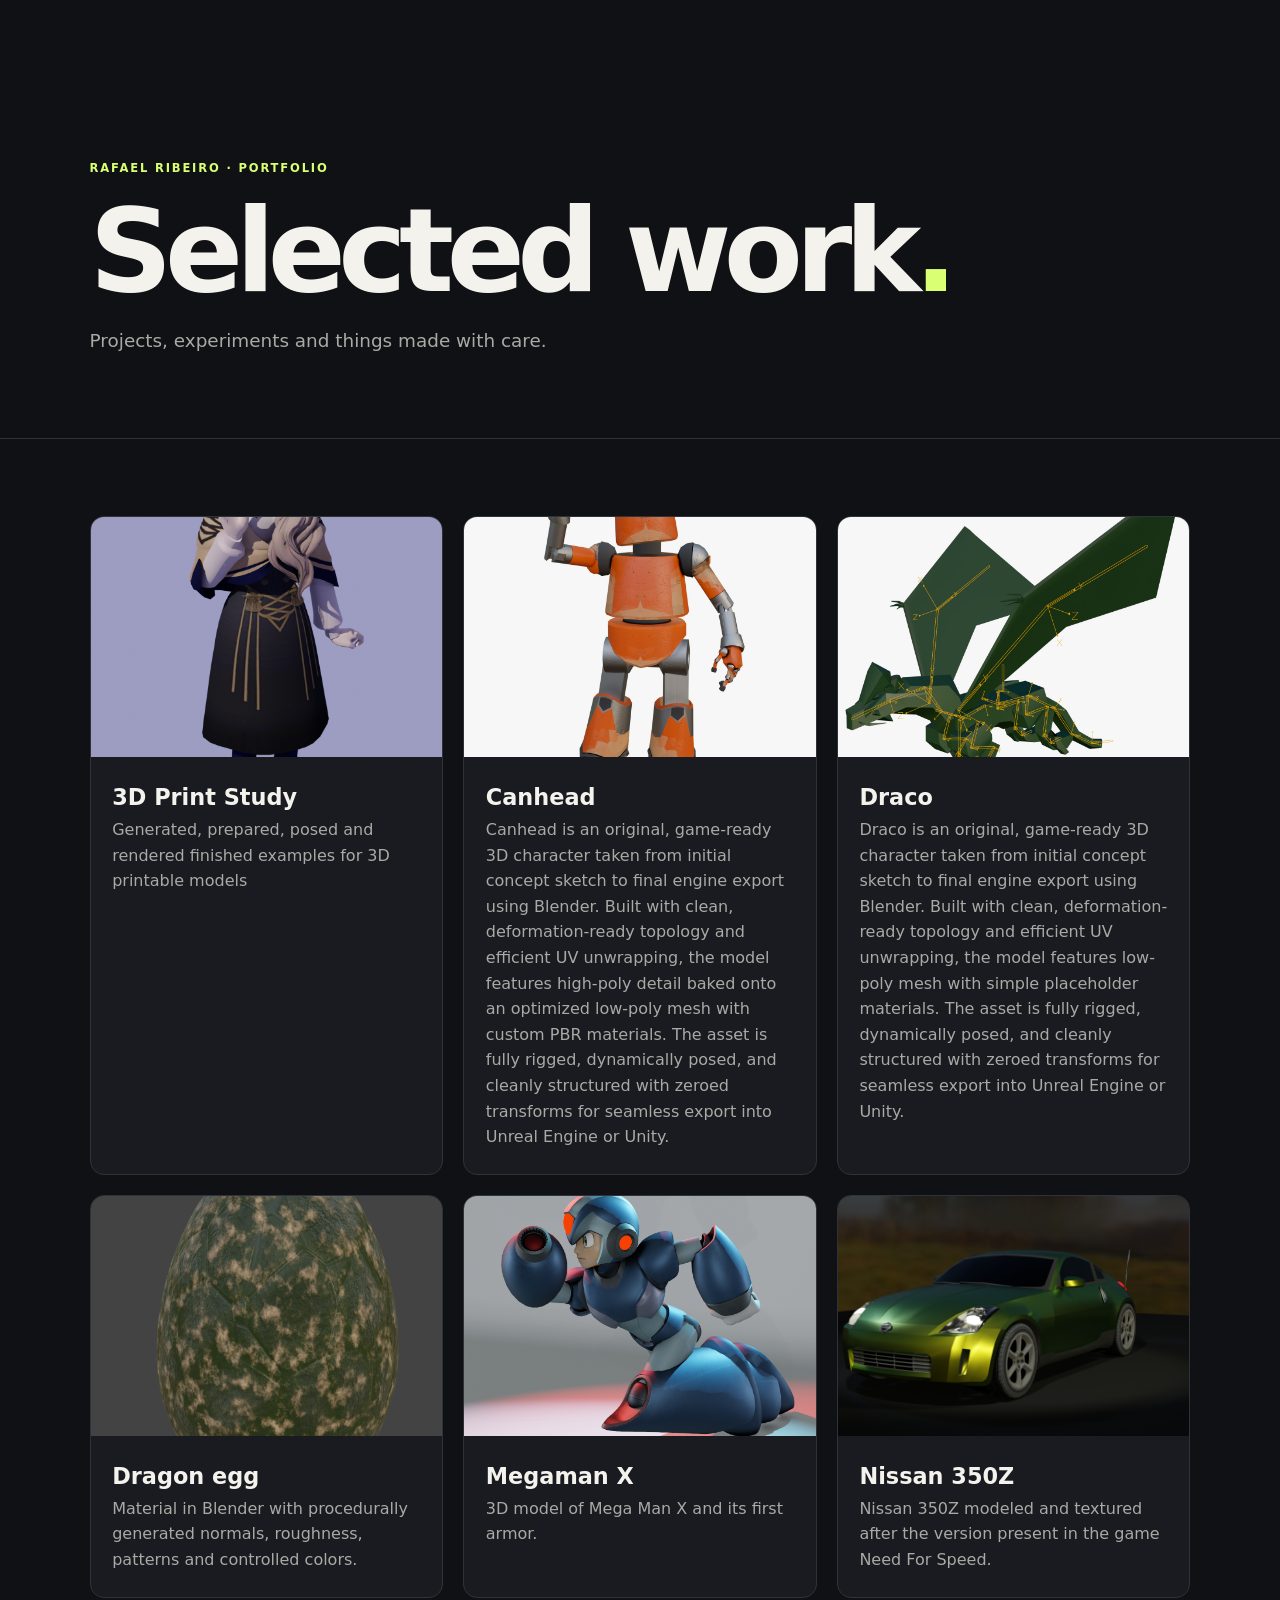
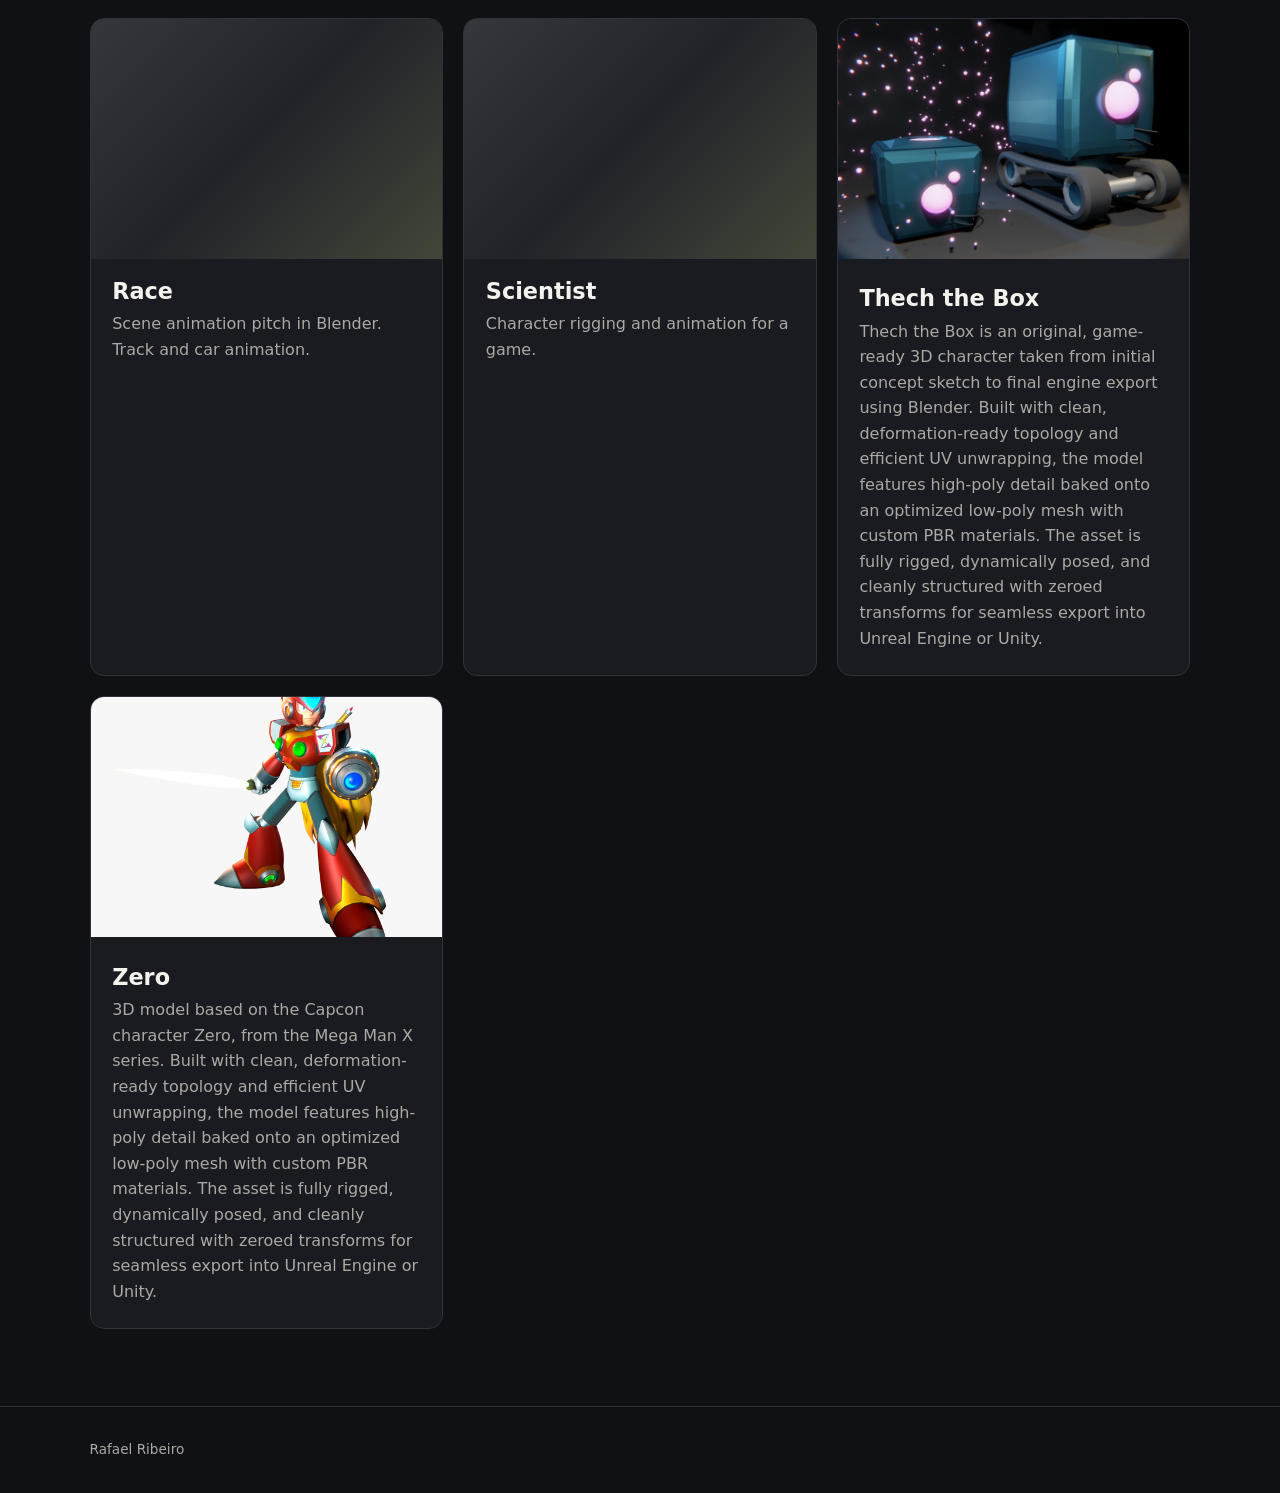
<file: index.html>
<!doctype html>
<html lang="en"><head><meta charset="utf-8"><meta name="viewport" content="width=device-width, initial-scale=1">
<meta name="description" content="Selected projects by Rafael Ribeiro."><title>Rafael Ribeiro · Portfolio</title><link rel="stylesheet" href="styles.css"></head>
<body><header class="hero"><span class="eyebrow">RAFAEL RIBEIRO · PORTFOLIO</span><h1>Selected work<span>.</span></h1><p>Projects, experiments and things made with care.</p></header>
<main><section class="grid" aria-label="Selected projects"><a class="card" href="projects/3d-print-study/index.html"><img src="projects/3d-print-study/media/01-3d%20print01Render.png" alt="" loading="lazy"><div class="card-copy"><h2>3D Print Study</h2><p>Generated, prepared, posed and rendered finished examples for 3D printable models</p></div></a>
<a class="card" href="projects/canhead/index.html"><img src="projects/canhead/media/01-1200x1200.jpg" alt="" loading="lazy"><div class="card-copy"><h2>Canhead</h2><p>Canhead is an original, game-ready 3D character taken from initial concept sketch to final engine export using Blender. Built with clean, deformation-ready topology and efficient UV unwrapping, the model features high-poly detail baked onto an optimized low-poly mesh with custom PBR materials. The asset is fully rigged, dynamically posed, and cleanly structured with zeroed transforms for seamless export into Unreal Engine or Unity.</p></div></a>
<a class="card" href="projects/draco/index.html"><img src="projects/draco/media/01-1200x1200.jpg" alt="" loading="lazy"><div class="card-copy"><h2>Draco</h2><p>Draco is an original, game-ready 3D character taken from initial concept sketch to final engine export using Blender. Built with clean, deformation-ready topology and efficient UV unwrapping, the model features low-poly mesh with simple placeholder materials. The asset is fully rigged, dynamically posed, and cleanly structured with zeroed transforms for seamless export into Unreal Engine or Unity.</p></div></a>
<a class="card" href="projects/dragon-egg/index.html"><img src="projects/dragon-egg/media/01-mat_002.png" alt="" loading="lazy"><div class="card-copy"><h2>Dragon egg</h2><p>Material in Blender with procedurally generated normals, roughness, patterns and controlled colors.</p></div></a>
<a class="card" href="projects/megaman-x/index.html"><img src="projects/megaman-x/media/01-search.jpg" alt="" loading="lazy"><div class="card-copy"><h2>Megaman X</h2><p>3D model of Mega Man X and its first armor.</p></div></a>
<a class="card" href="projects/nissan-350z/index.html"><img src="projects/nissan-350z/media/01-1920x1080-01.jpg" alt="" loading="lazy"><div class="card-copy"><h2>Nissan 350Z</h2><p>Nissan 350Z modeled and textured after the version present in the game Need For Speed.</p></div></a>
<a class="card" href="projects/race/index.html"><div class="card-art" aria-hidden="true"></div><div class="card-copy"><h2>Race</h2><p>Scene animation pitch in Blender. Track and car animation.</p></div></a>
<a class="card" href="projects/scientist/index.html"><div class="card-art" aria-hidden="true"></div><div class="card-copy"><h2>Scientist</h2><p>Character rigging and animation for a game.</p></div></a>
<a class="card" href="projects/thech-the-box/index.html"><img src="projects/thech-the-box/media/01-sample01.jpg" alt="" loading="lazy"><div class="card-copy"><h2>Thech the Box</h2><p>Thech the Box is an original, game-ready 3D character taken from initial concept sketch to final engine export using Blender. Built with clean, deformation-ready topology and efficient UV unwrapping, the model features high-poly detail baked onto an optimized low-poly mesh with custom PBR materials. The asset is fully rigged, dynamically posed, and cleanly structured with zeroed transforms for seamless export into Unreal Engine or Unity.</p></div></a>
<a class="card" href="projects/zero/index.html"><img src="projects/zero/media/01-1200x1200.jpg" alt="" loading="lazy"><div class="card-copy"><h2>Zero</h2><p>3D model based on the Capcon character Zero, from the Mega Man X series. Built with clean, deformation-ready topology and efficient UV unwrapping, the model features high-poly detail baked onto an optimized low-poly mesh with custom PBR materials. The asset is fully rigged, dynamically posed, and cleanly structured with zeroed transforms for seamless export into Unreal Engine or Unity.</p></div></a></section></main><footer>Rafael Ribeiro</footer></body></html>
</file>
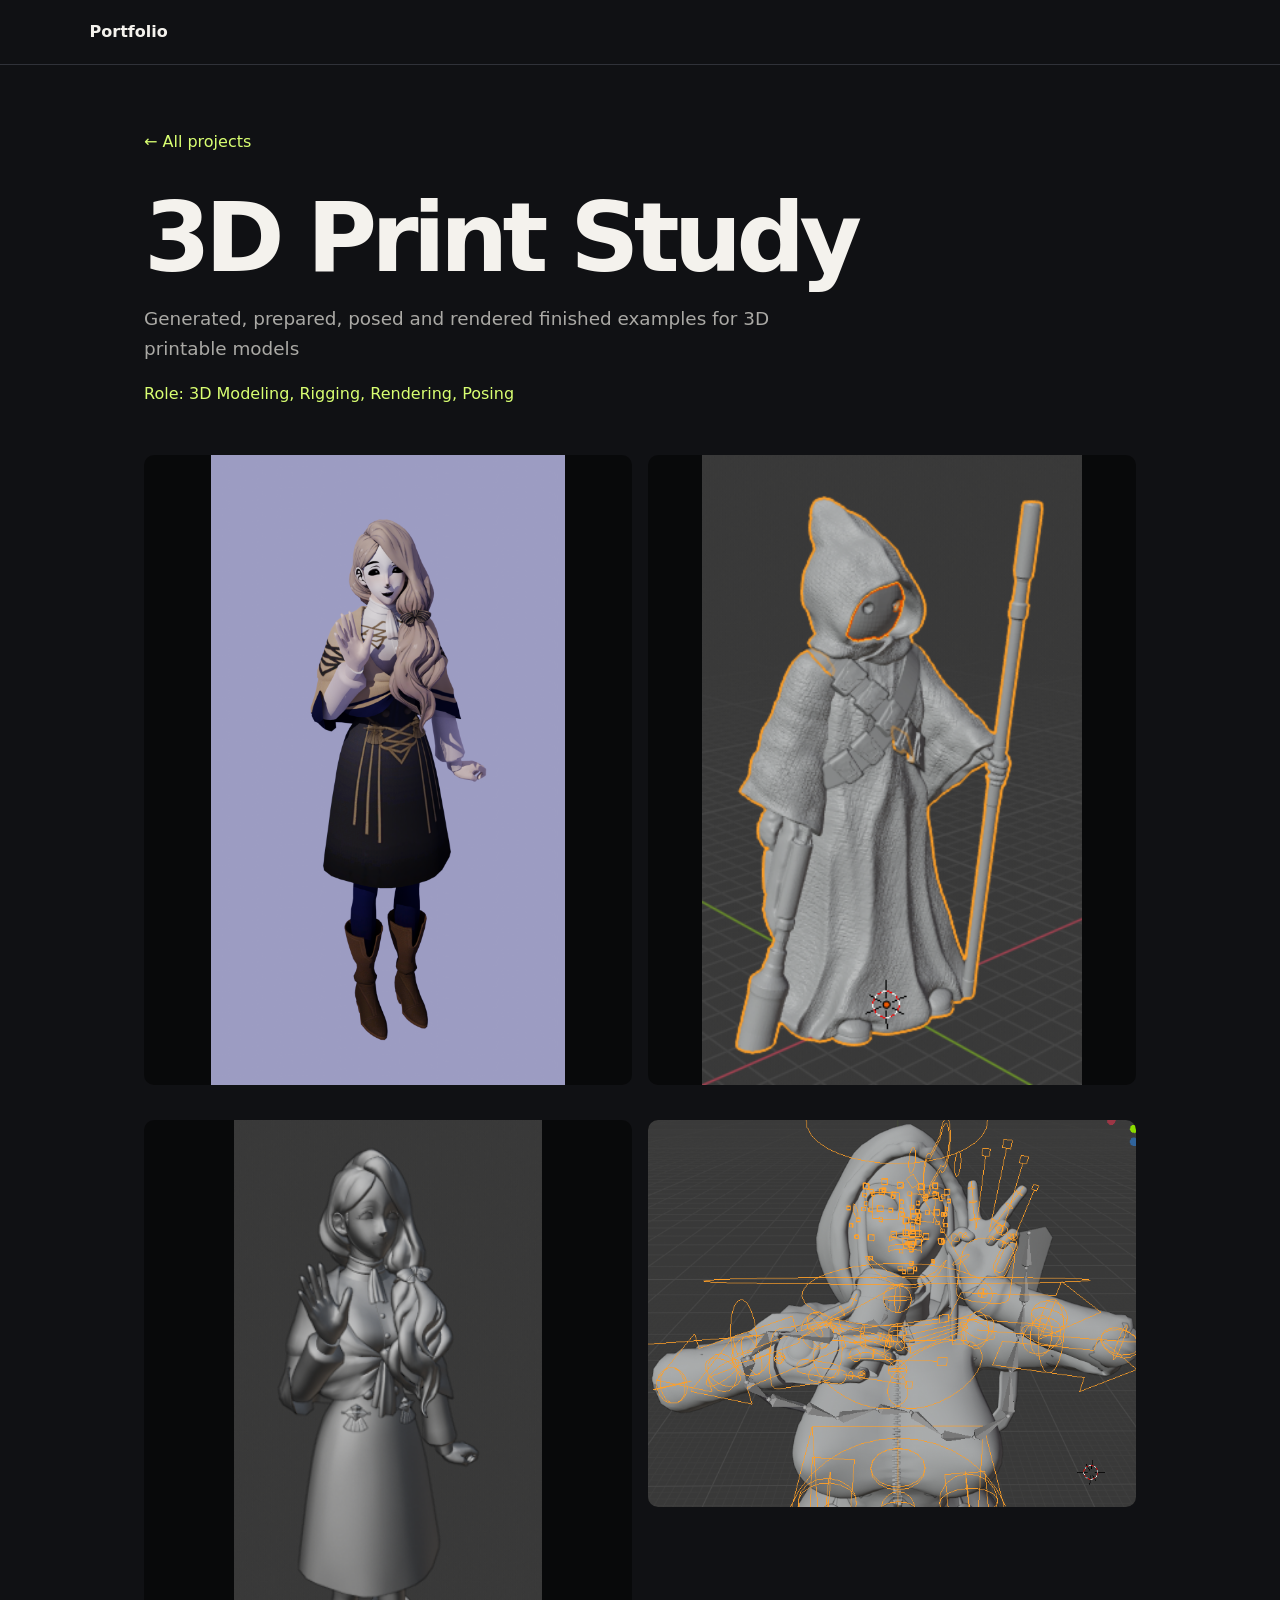
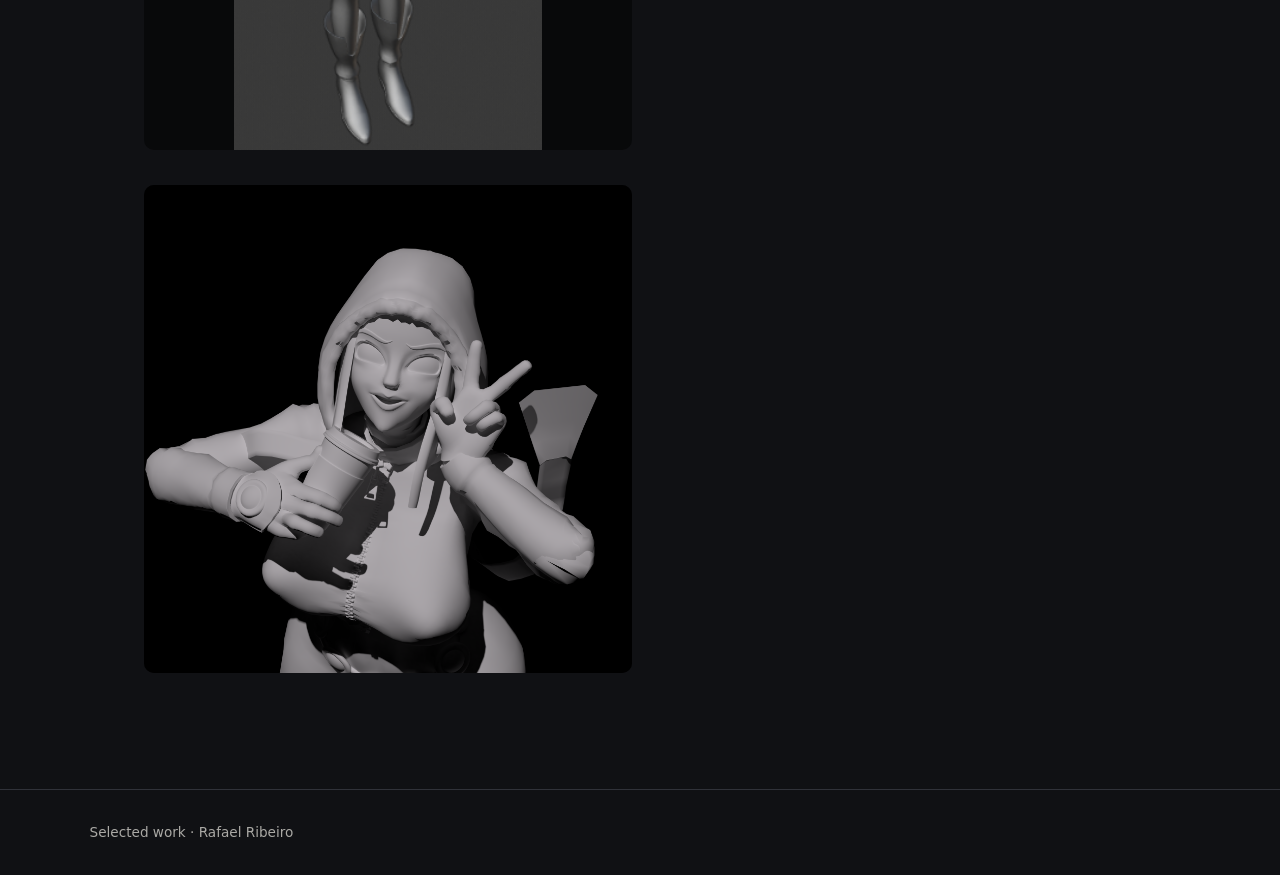
<file: projects/3d-print-study/index.html>
<!doctype html>
<html lang="en"><head><meta charset="utf-8"><meta name="viewport" content="width=device-width, initial-scale=1">
<title>3D Print Study · Portfolio</title><link rel="stylesheet" href="../../styles.css"></head>
<body><header class="site-header"><a href="../../index.html">Portfolio</a></header>
<main class="project"><a class="back" href="../../index.html">← All projects</a><h1>3D Print Study</h1>
<p class="summary">Generated, prepared, posed and rendered finished examples for 3D printable models</p><p class="meta">Role: 3D Modeling, Rigging, Rendering, Posing</p><section class="gallery" aria-label="Selected project media"><figure><img src="../../projects/3d-print-study/media/01-3d%20print01Render.png" alt="3D Print Study" loading="lazy"><figcaption></figcaption></figure>
<figure><img src="../../projects/3d-print-study/media/02-3d%20print.png" alt="3D Print Study" loading="lazy"><figcaption></figcaption></figure>
<figure><img src="../../projects/3d-print-study/media/03-3d%20print01.png" alt="3D Print Study" loading="lazy"><figcaption></figcaption></figure>
<figure><img src="../../projects/3d-print-study/media/04-3d%20print02.png" alt="3D Print Study" loading="lazy"><figcaption></figcaption></figure>
<figure><img src="../../projects/3d-print-study/media/05-3d%20print03.png" alt="3D Print Study" loading="lazy"><figcaption></figcaption></figure></section></main>
<footer>Selected work · Rafael Ribeiro</footer></body></html>
</file>
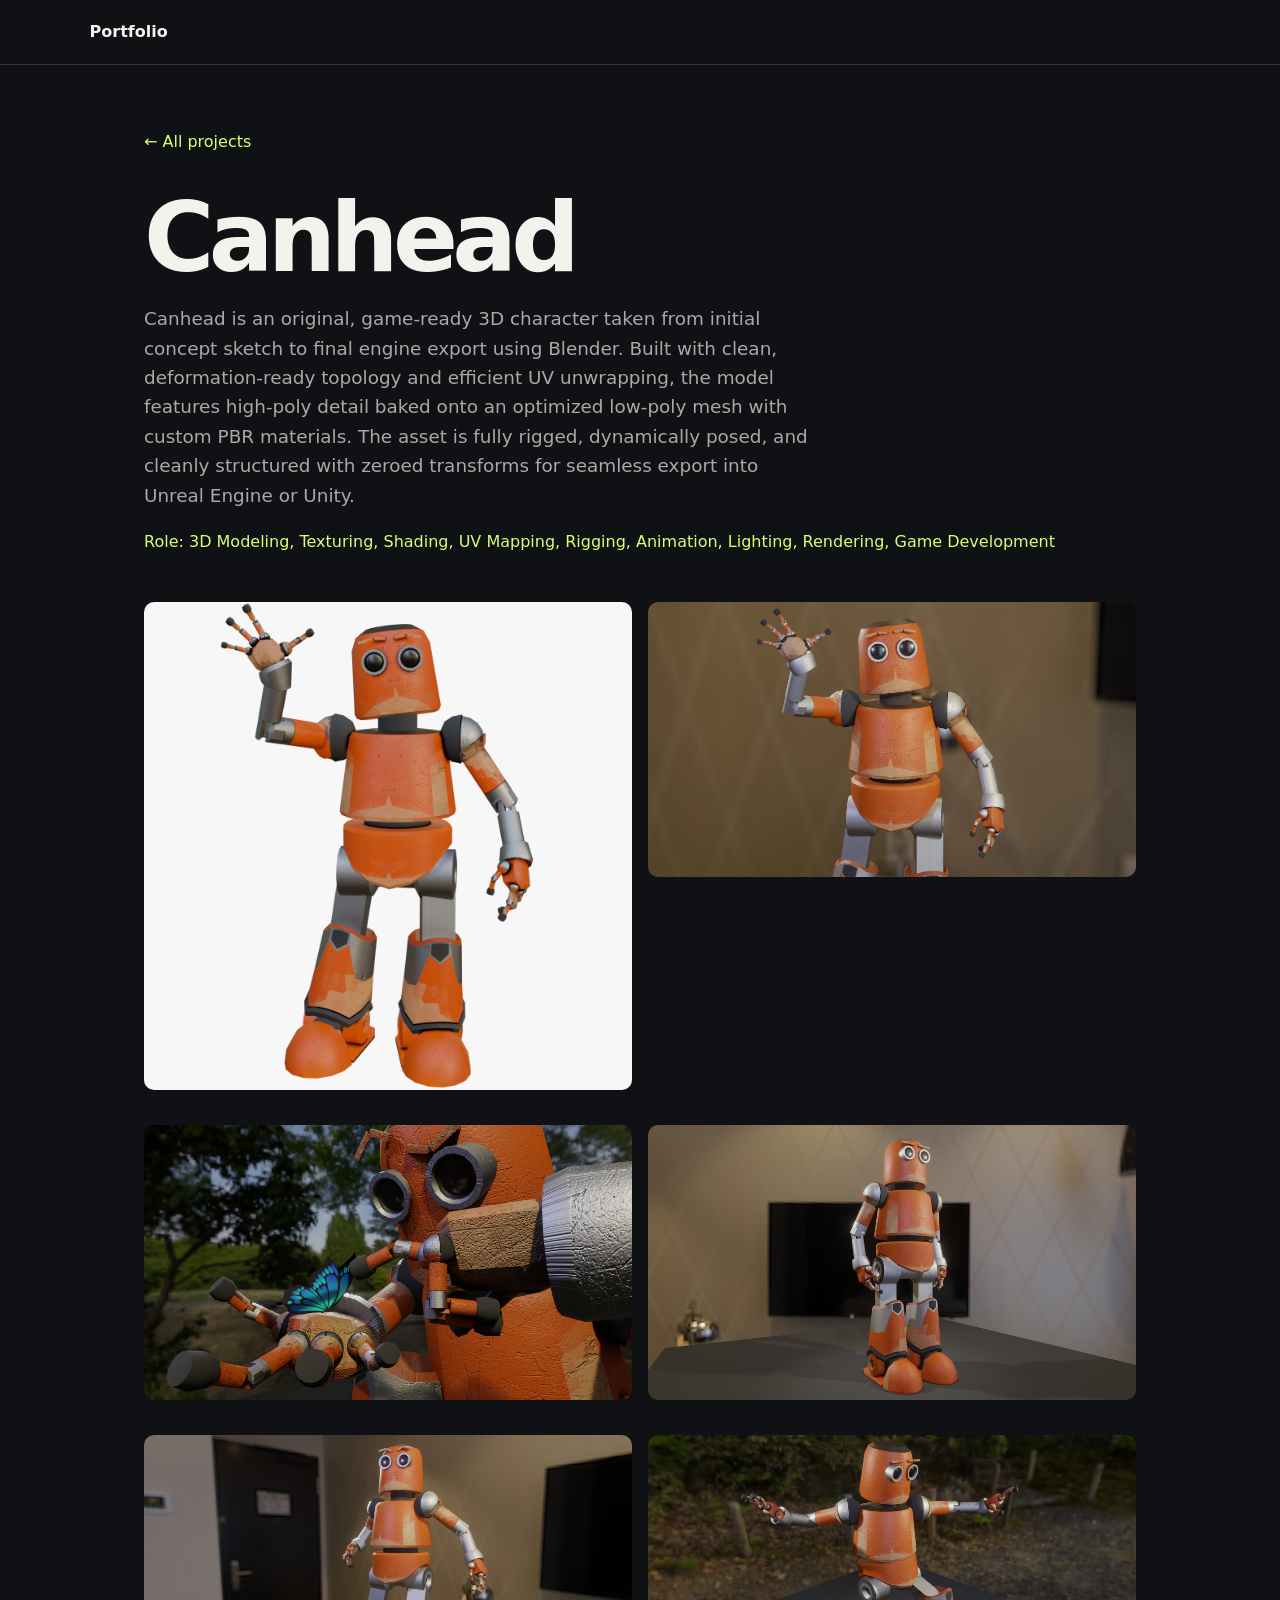
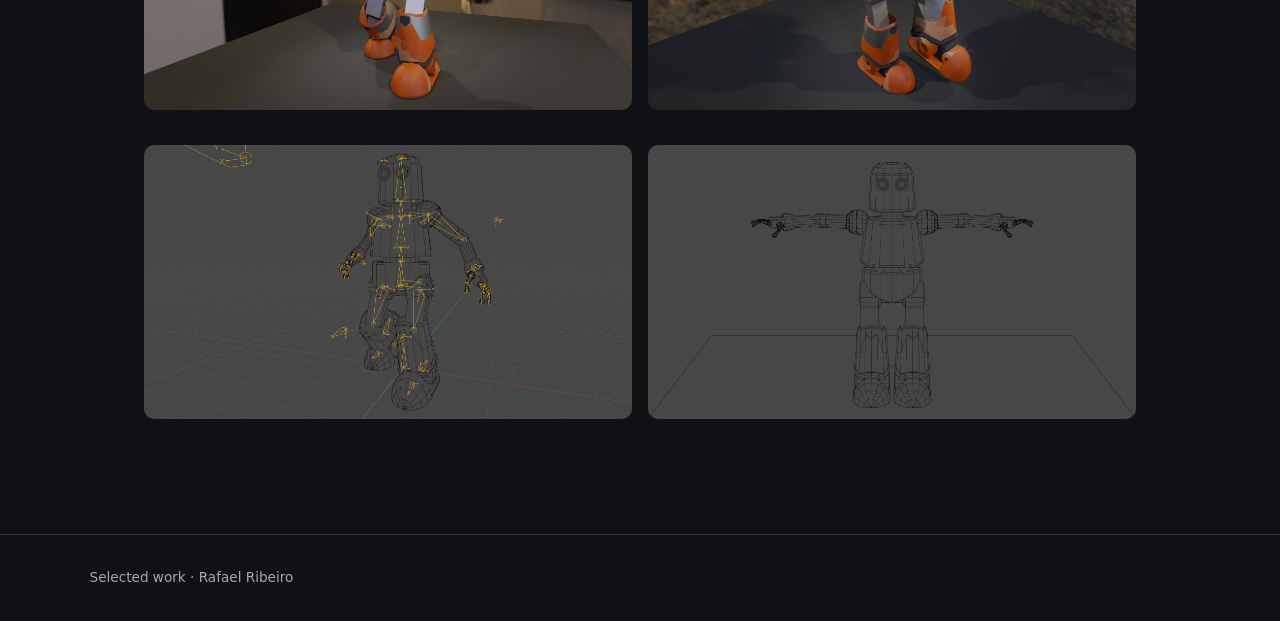
<file: projects/canhead/index.html>
<!doctype html>
<html lang="en"><head><meta charset="utf-8"><meta name="viewport" content="width=device-width, initial-scale=1">
<title>Canhead · Portfolio</title><link rel="stylesheet" href="../../styles.css"></head>
<body><header class="site-header"><a href="../../index.html">Portfolio</a></header>
<main class="project"><a class="back" href="../../index.html">← All projects</a><h1>Canhead</h1>
<p class="summary">Canhead is an original, game-ready 3D character taken from initial concept sketch to final engine export using Blender. Built with clean, deformation-ready topology and efficient UV unwrapping, the model features high-poly detail baked onto an optimized low-poly mesh with custom PBR materials. The asset is fully rigged, dynamically posed, and cleanly structured with zeroed transforms for seamless export into Unreal Engine or Unity.</p><p class="meta">Role: 3D Modeling, Texturing, Shading, UV Mapping, Rigging, Animation, Lighting, Rendering, Game Development</p><section class="gallery" aria-label="Selected project media"><figure><img src="../../projects/canhead/media/01-1200x1200.jpg" alt="Canhead" loading="lazy"><figcaption></figcaption></figure>
<figure><img src="../../projects/canhead/media/02-sample01.jpg" alt="Canhead" loading="lazy"><figcaption></figcaption></figure>
<figure><img src="../../projects/canhead/media/03-sample02.jpg" alt="Canhead" loading="lazy"><figcaption></figcaption></figure>
<figure><img src="../../projects/canhead/media/04-sample03.jpg" alt="Canhead" loading="lazy"><figcaption></figcaption></figure>
<figure><img src="../../projects/canhead/media/05-sample04.jpg" alt="Canhead" loading="lazy"><figcaption></figcaption></figure>
<figure><img src="../../projects/canhead/media/06-sample05.jpg" alt="Canhead" loading="lazy"><figcaption></figcaption></figure>
<figure><img src="../../projects/canhead/media/07-untitled.jpg" alt="Canhead" loading="lazy"><figcaption></figcaption></figure>
<figure><img src="../../projects/canhead/media/08-wire.jpg" alt="Canhead" loading="lazy"><figcaption></figcaption></figure></section></main>
<footer>Selected work · Rafael Ribeiro</footer></body></html>
</file>
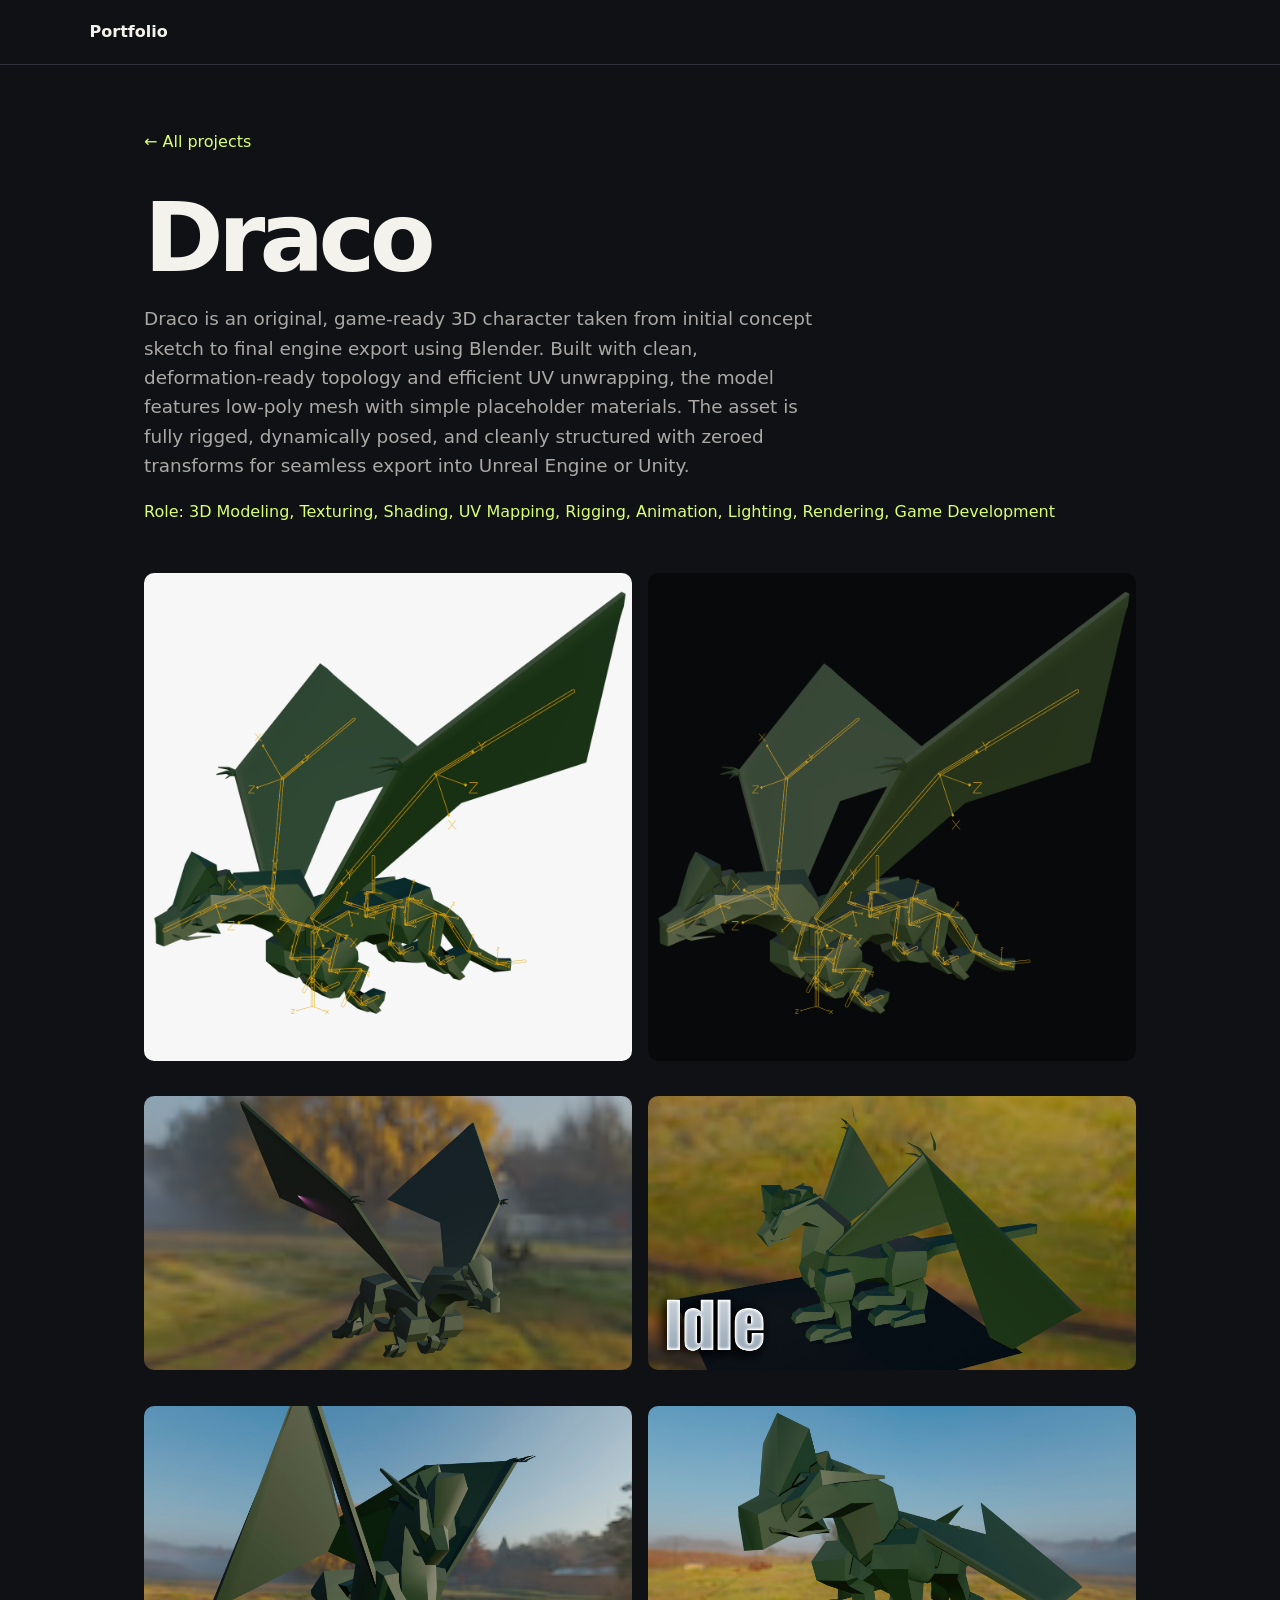
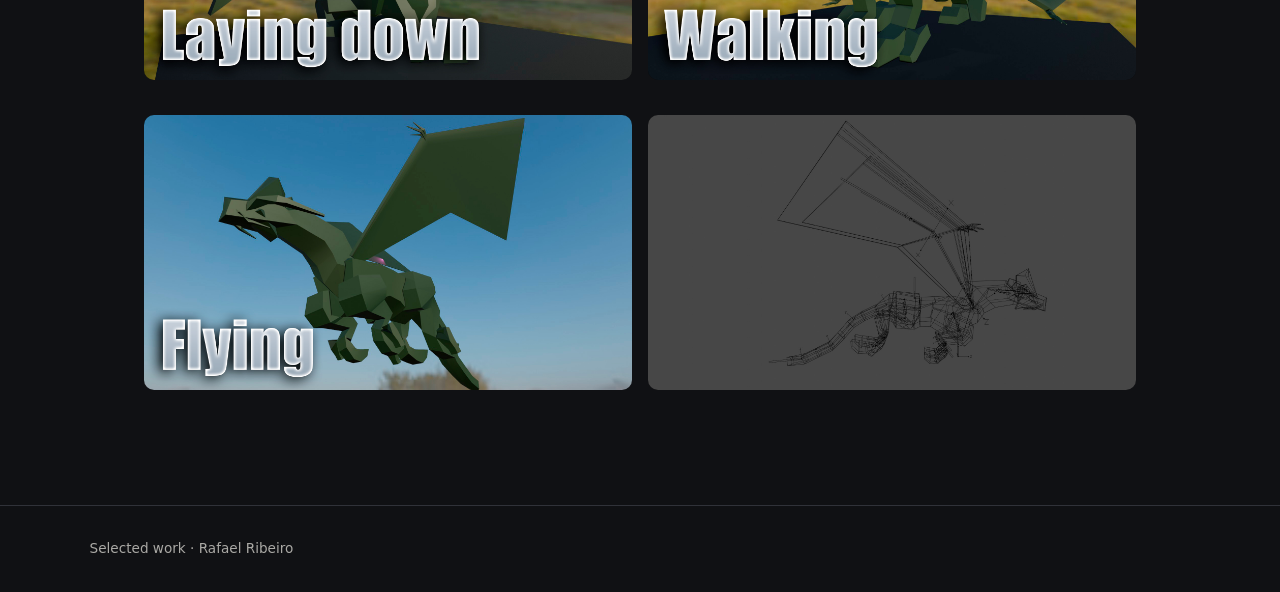
<file: projects/draco/index.html>
<!doctype html>
<html lang="en"><head><meta charset="utf-8"><meta name="viewport" content="width=device-width, initial-scale=1">
<title>Draco · Portfolio</title><link rel="stylesheet" href="../../styles.css"></head>
<body><header class="site-header"><a href="../../index.html">Portfolio</a></header>
<main class="project"><a class="back" href="../../index.html">← All projects</a><h1>Draco</h1>
<p class="summary">Draco is an original, game-ready 3D character taken from initial concept sketch to final engine export using Blender. Built with clean, deformation-ready topology and efficient UV unwrapping, the model features low-poly mesh with simple placeholder materials. The asset is fully rigged, dynamically posed, and cleanly structured with zeroed transforms for seamless export into Unreal Engine or Unity.</p><p class="meta">Role: 3D Modeling, Texturing, Shading, UV Mapping, Rigging, Animation, Lighting, Rendering, Game Development</p><section class="gallery" aria-label="Selected project media"><figure><img src="../../projects/draco/media/01-1200x1200.jpg" alt="Draco" loading="lazy"><figcaption></figcaption></figure>
<figure><img src="../../projects/draco/media/02-1200x1200.png" alt="Draco" loading="lazy"><figcaption></figcaption></figure>
<figure><img src="../../projects/draco/media/03-sample01.jpg" alt="Draco" loading="lazy"><figcaption></figcaption></figure>
<figure><img src="../../projects/draco/media/04-sample02.jpg" alt="Draco" loading="lazy"><figcaption></figcaption></figure>
<figure><img src="../../projects/draco/media/05-sample03.jpg" alt="Draco" loading="lazy"><figcaption></figcaption></figure>
<figure><img src="../../projects/draco/media/06-sample04.jpg" alt="Draco" loading="lazy"><figcaption></figcaption></figure>
<figure><img src="../../projects/draco/media/07-sample05.jpg" alt="Draco" loading="lazy"><figcaption></figcaption></figure>
<figure><img src="../../projects/draco/media/08-wire.jpg" alt="Draco" loading="lazy"><figcaption></figcaption></figure></section></main>
<footer>Selected work · Rafael Ribeiro</footer></body></html>
</file>
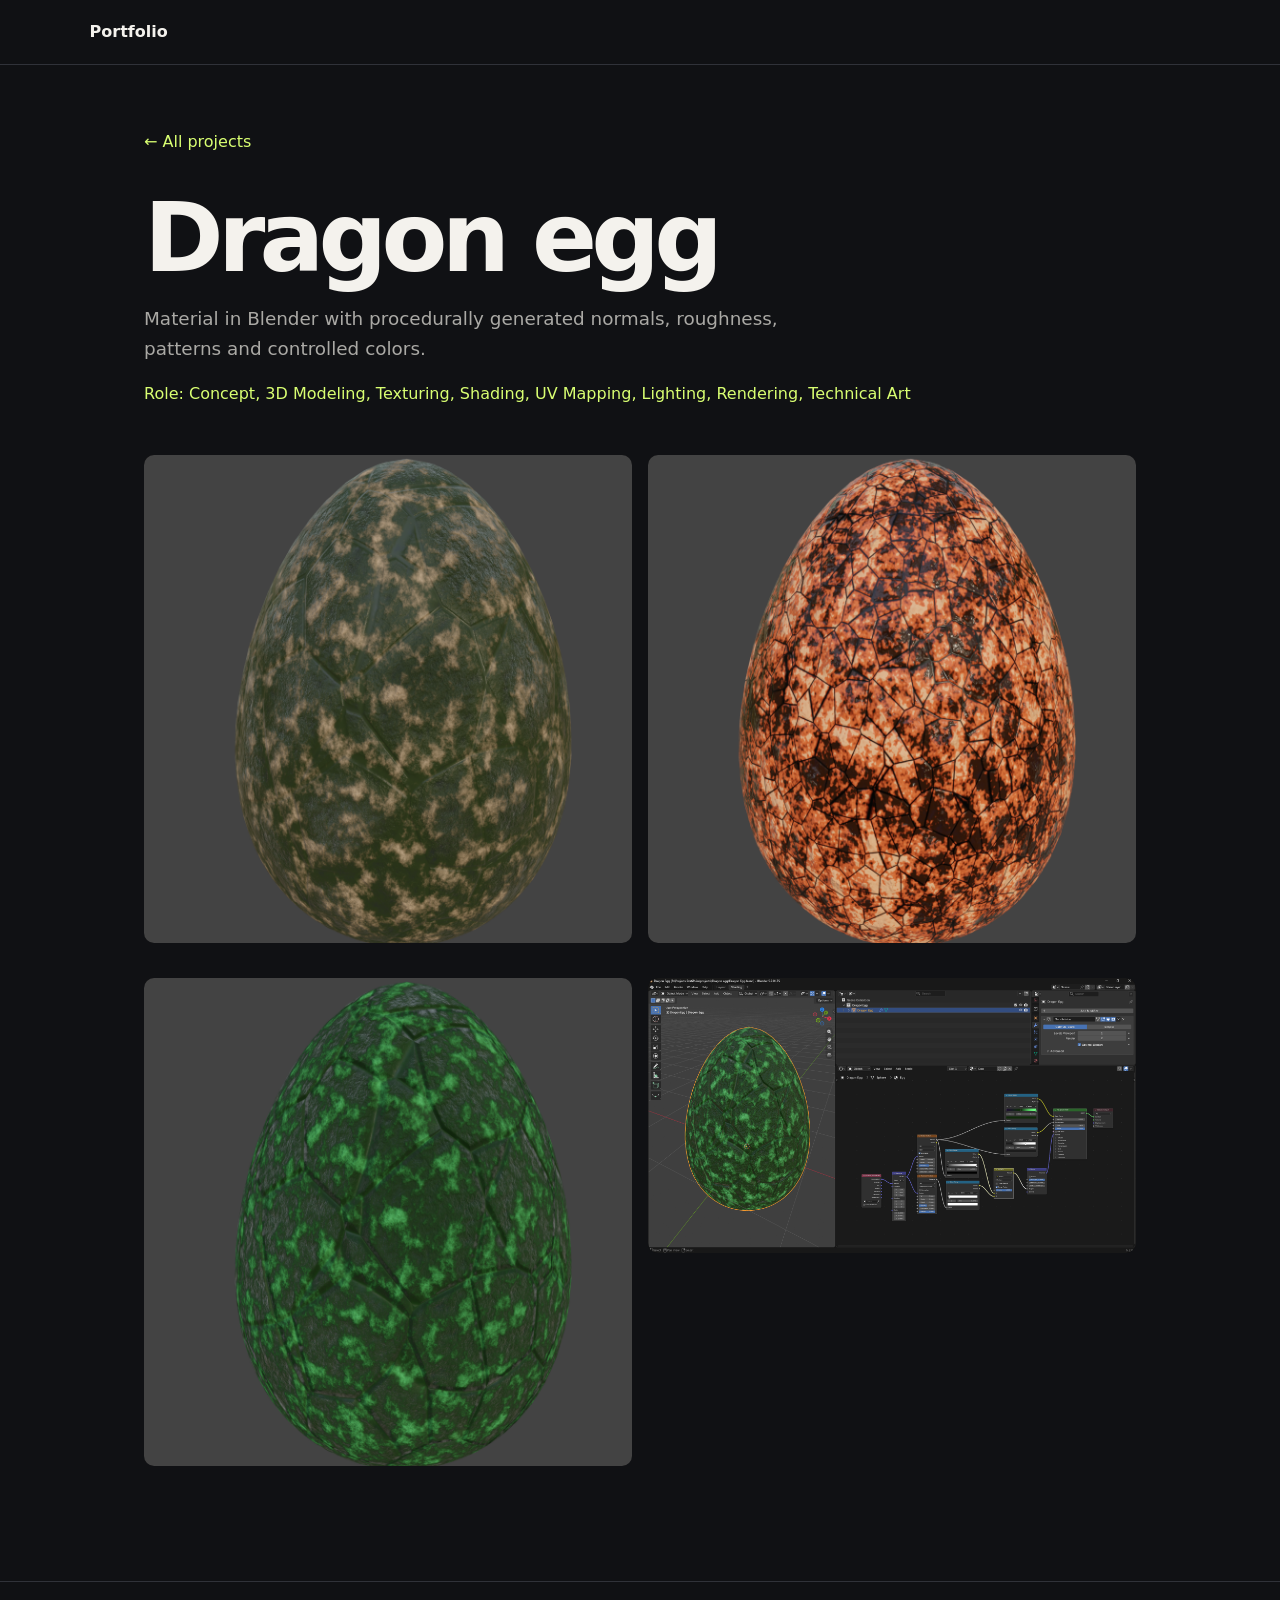
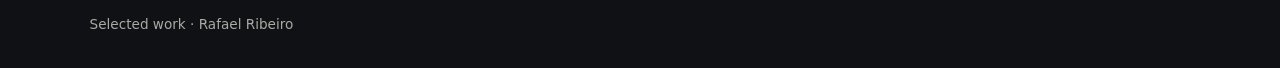
<file: projects/dragon-egg/index.html>
<!doctype html>
<html lang="en"><head><meta charset="utf-8"><meta name="viewport" content="width=device-width, initial-scale=1">
<title>Dragon egg · Portfolio</title><link rel="stylesheet" href="../../styles.css"></head>
<body><header class="site-header"><a href="../../index.html">Portfolio</a></header>
<main class="project"><a class="back" href="../../index.html">← All projects</a><h1>Dragon egg</h1>
<p class="summary">Material in Blender with procedurally generated normals, roughness, patterns and controlled colors.</p><p class="meta">Role: Concept, 3D Modeling, Texturing, Shading, UV Mapping, Lighting, Rendering, Technical Art</p><section class="gallery" aria-label="Selected project media"><figure><img src="../../projects/dragon-egg/media/01-mat_002.png" alt="Dragon egg" loading="lazy"><figcaption></figcaption></figure>
<figure><img src="../../projects/dragon-egg/media/02-mat_003.png" alt="Dragon egg" loading="lazy"><figcaption></figcaption></figure>
<figure><img src="../../projects/dragon-egg/media/03-mat_001.png" alt="Dragon egg" loading="lazy"><figcaption></figcaption></figure>
<figure><img src="../../projects/dragon-egg/media/04-Captura%20de%20tela%202026-10-23%20122738.png" alt="Dragon egg" loading="lazy"><figcaption></figcaption></figure></section></main>
<footer>Selected work · Rafael Ribeiro</footer></body></html>
</file>
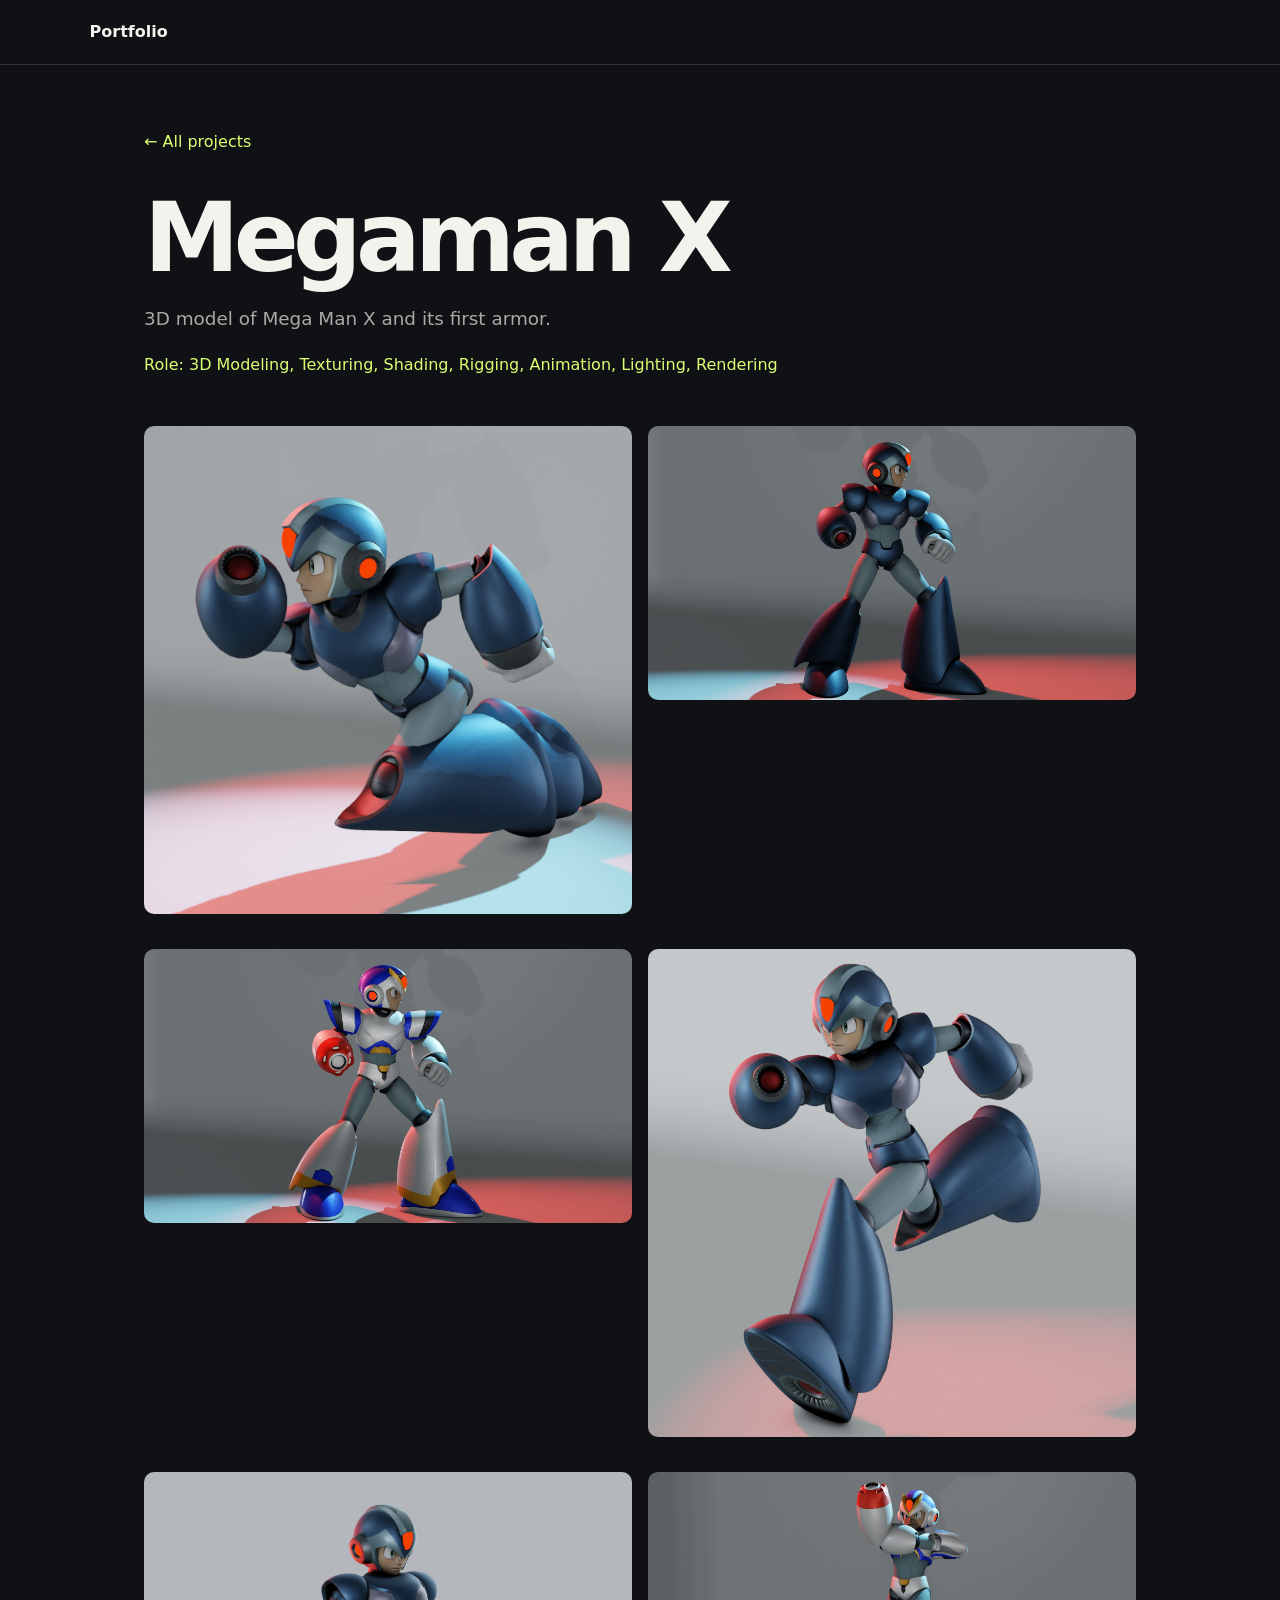
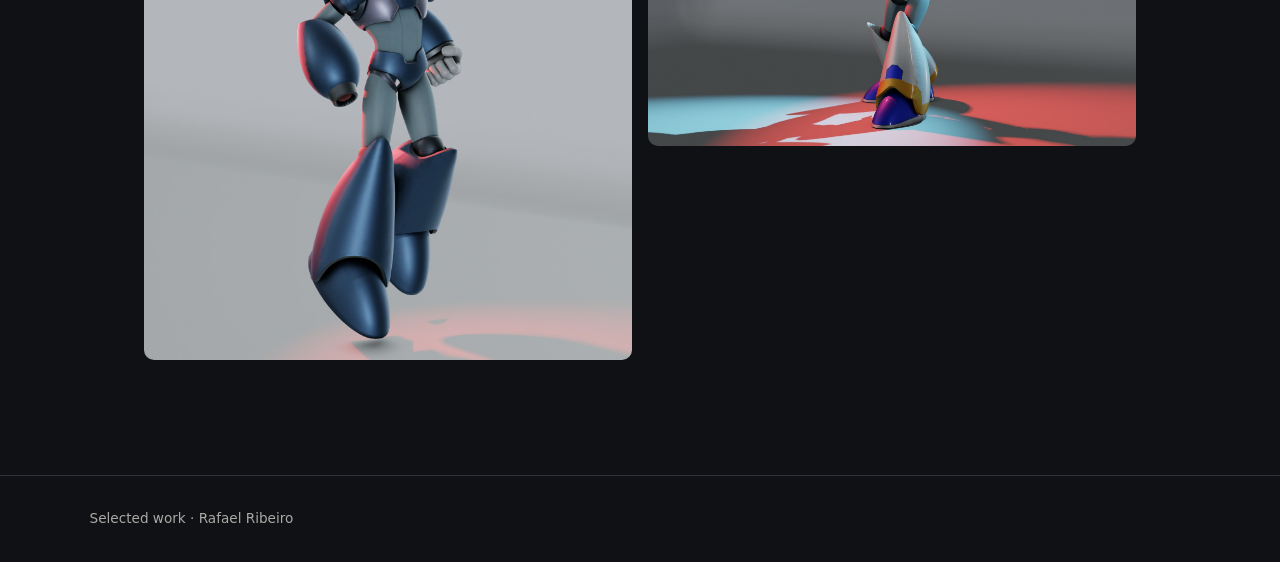
<file: projects/megaman-x/index.html>
<!doctype html>
<html lang="en"><head><meta charset="utf-8"><meta name="viewport" content="width=device-width, initial-scale=1">
<title>Megaman X · Portfolio</title><link rel="stylesheet" href="../../styles.css"></head>
<body><header class="site-header"><a href="../../index.html">Portfolio</a></header>
<main class="project"><a class="back" href="../../index.html">← All projects</a><h1>Megaman X</h1>
<p class="summary">3D model of Mega Man X and its first armor.</p><p class="meta">Role: 3D Modeling, Texturing, Shading, Rigging, Animation, Lighting, Rendering</p><section class="gallery" aria-label="Selected project media"><figure><img src="../../projects/megaman-x/media/01-search.jpg" alt="Megaman X" loading="lazy"><figcaption></figcaption></figure>
<figure><img src="../../projects/megaman-x/media/02-large_sample_00.jpg" alt="Megaman X" loading="lazy"><figcaption></figcaption></figure>
<figure><img src="../../projects/megaman-x/media/03-large_sample_01.jpg" alt="Megaman X" loading="lazy"><figcaption></figcaption></figure>
<figure><img src="../../projects/megaman-x/media/04-sample03.jpg" alt="Megaman X" loading="lazy"><figcaption></figcaption></figure>
<figure><img src="../../projects/megaman-x/media/05-sample04.jpg" alt="Megaman X" loading="lazy"><figcaption></figcaption></figure>
<figure><img src="../../projects/megaman-x/media/06-large_sample_04.jpg" alt="Megaman X" loading="lazy"><figcaption></figcaption></figure></section></main>
<footer>Selected work · Rafael Ribeiro</footer></body></html>
</file>
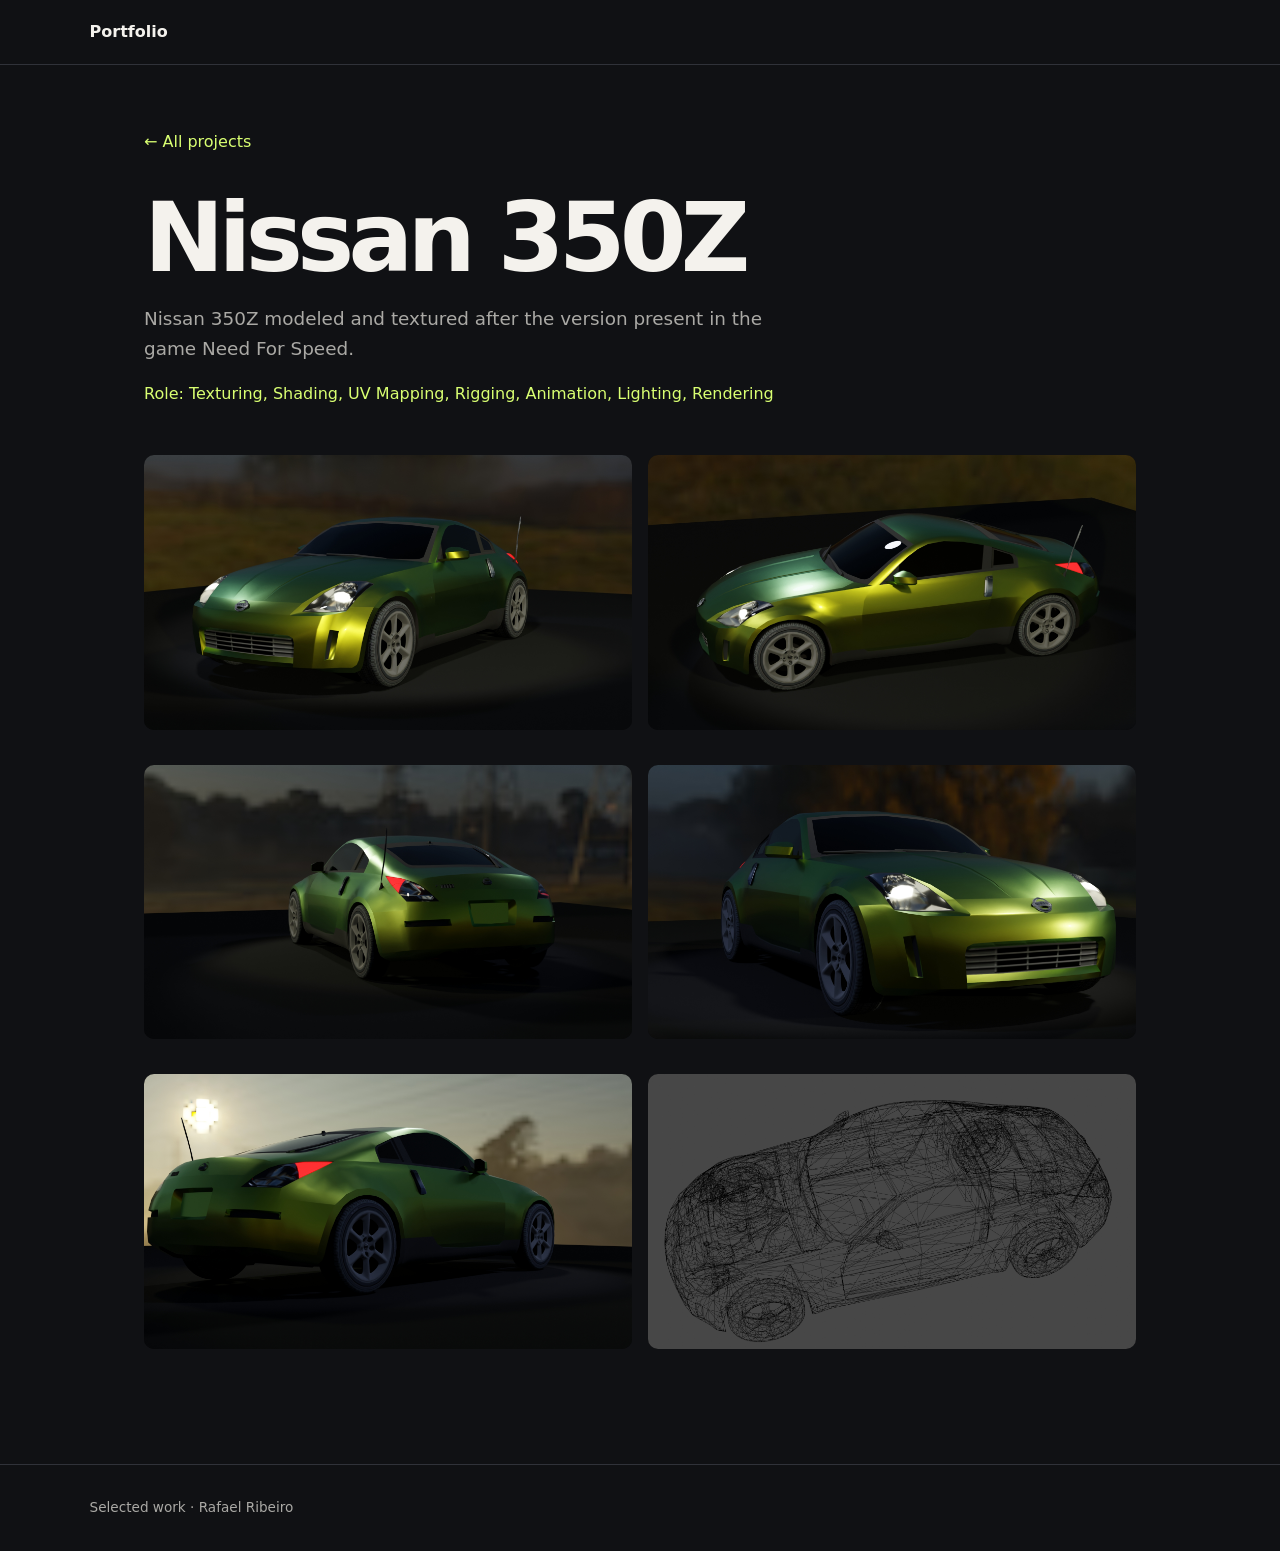
<file: projects/nissan-350z/index.html>
<!doctype html>
<html lang="en"><head><meta charset="utf-8"><meta name="viewport" content="width=device-width, initial-scale=1">
<title>Nissan 350Z · Portfolio</title><link rel="stylesheet" href="../../styles.css"></head>
<body><header class="site-header"><a href="../../index.html">Portfolio</a></header>
<main class="project"><a class="back" href="../../index.html">← All projects</a><h1>Nissan 350Z</h1>
<p class="summary">Nissan 350Z modeled and textured after the version present in the game Need For Speed.</p><p class="meta">Role: Texturing, Shading, UV Mapping, Rigging, Animation, Lighting, Rendering</p><section class="gallery" aria-label="Selected project media"><figure><img src="../../projects/nissan-350z/media/01-1920x1080-01.jpg" alt="Nissan 350Z" loading="lazy"><figcaption></figcaption></figure>
<figure><img src="../../projects/nissan-350z/media/02-1920x1080-02.jpg" alt="Nissan 350Z" loading="lazy"><figcaption></figcaption></figure>
<figure><img src="../../projects/nissan-350z/media/03-1920x1080-03.jpg" alt="Nissan 350Z" loading="lazy"><figcaption></figcaption></figure>
<figure><img src="../../projects/nissan-350z/media/04-1920x1080-04.jpg" alt="Nissan 350Z" loading="lazy"><figcaption></figcaption></figure>
<figure><img src="../../projects/nissan-350z/media/05-1920x1080-05.jpg" alt="Nissan 350Z" loading="lazy"><figcaption></figcaption></figure>
<figure><img src="../../projects/nissan-350z/media/06-wire.jpg" alt="Nissan 350Z" loading="lazy"><figcaption></figcaption></figure></section></main>
<footer>Selected work · Rafael Ribeiro</footer></body></html>
</file>
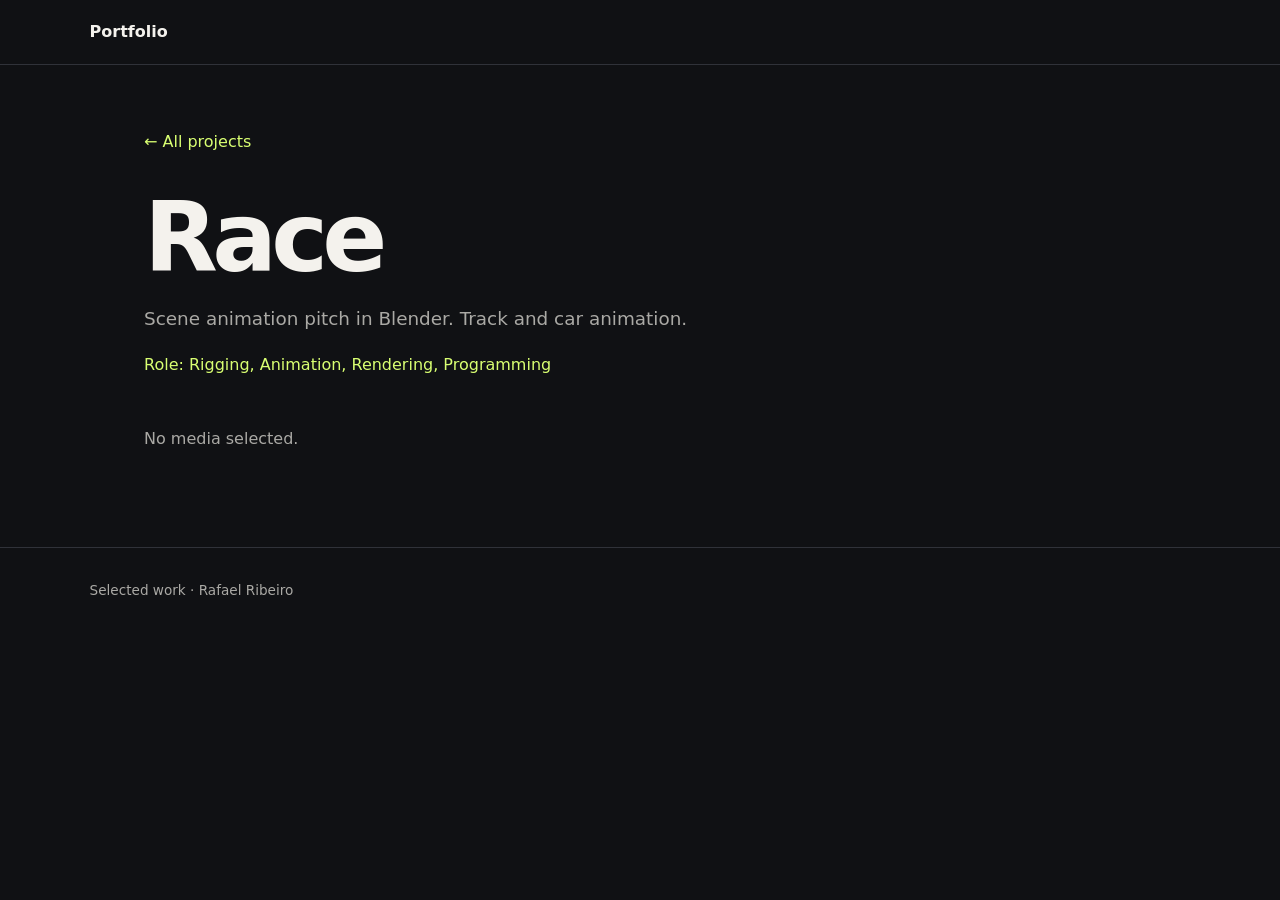
<file: projects/race/index.html>
<!doctype html>
<html lang="en"><head><meta charset="utf-8"><meta name="viewport" content="width=device-width, initial-scale=1">
<title>Race · Portfolio</title><link rel="stylesheet" href="../../styles.css"></head>
<body><header class="site-header"><a href="../../index.html">Portfolio</a></header>
<main class="project"><a class="back" href="../../index.html">← All projects</a><h1>Race</h1>
<p class="summary">Scene animation pitch in Blender. Track and car animation.</p><p class="meta">Role: Rigging, Animation, Rendering, Programming</p><section class="gallery" aria-label="Selected project media"><p class="muted">No media selected.</p></section></main>
<footer>Selected work · Rafael Ribeiro</footer></body></html>
</file>
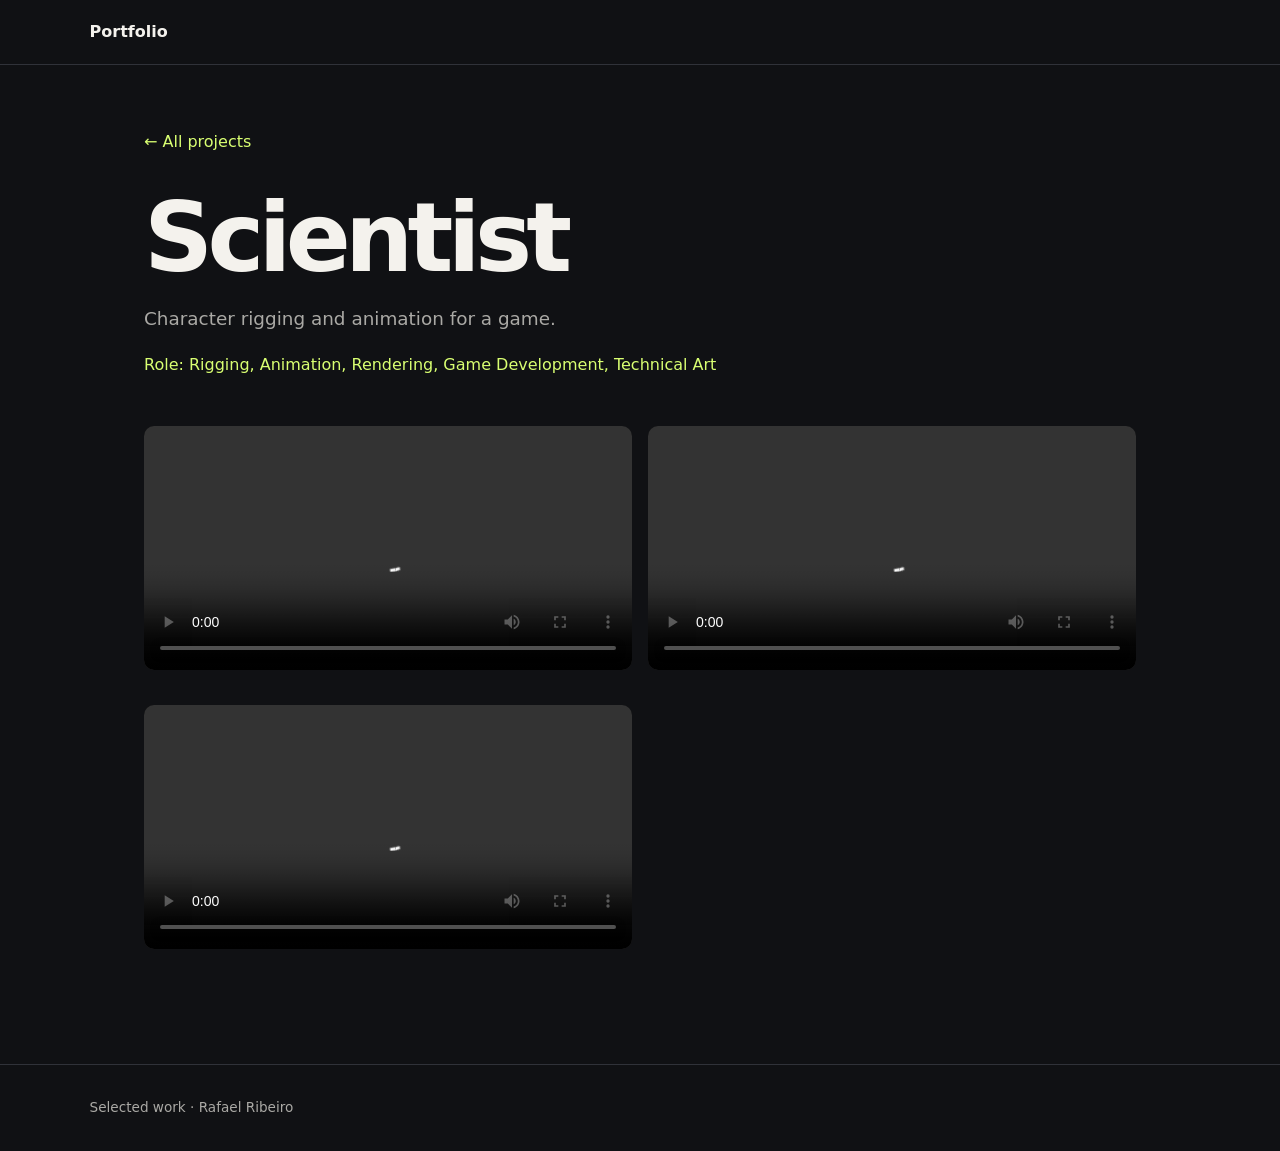
<file: projects/scientist/index.html>
<!doctype html>
<html lang="en"><head><meta charset="utf-8"><meta name="viewport" content="width=device-width, initial-scale=1">
<title>Scientist · Portfolio</title><link rel="stylesheet" href="../../styles.css"></head>
<body><header class="site-header"><a href="../../index.html">Portfolio</a></header>
<main class="project"><a class="back" href="../../index.html">← All projects</a><h1>Scientist</h1>
<p class="summary">Character rigging and animation for a game.</p><p class="meta">Role: Rigging, Animation, Rendering, Game Development, Technical Art</p><section class="gallery" aria-label="Selected project media"><figure><video controls preload="metadata" src="../../projects/scientist/media/01-_frames-1-0001-0120.mp4"></video><figcaption></figcaption></figure>
<figure><video controls preload="metadata" src="../../projects/scientist/media/02-_frames-1-0001-0180.mp4"></video><figcaption></figcaption></figure>
<figure><video controls preload="metadata" src="../../projects/scientist/media/03-Sample.mp4"></video><figcaption></figcaption></figure></section></main>
<footer>Selected work · Rafael Ribeiro</footer></body></html>
</file>
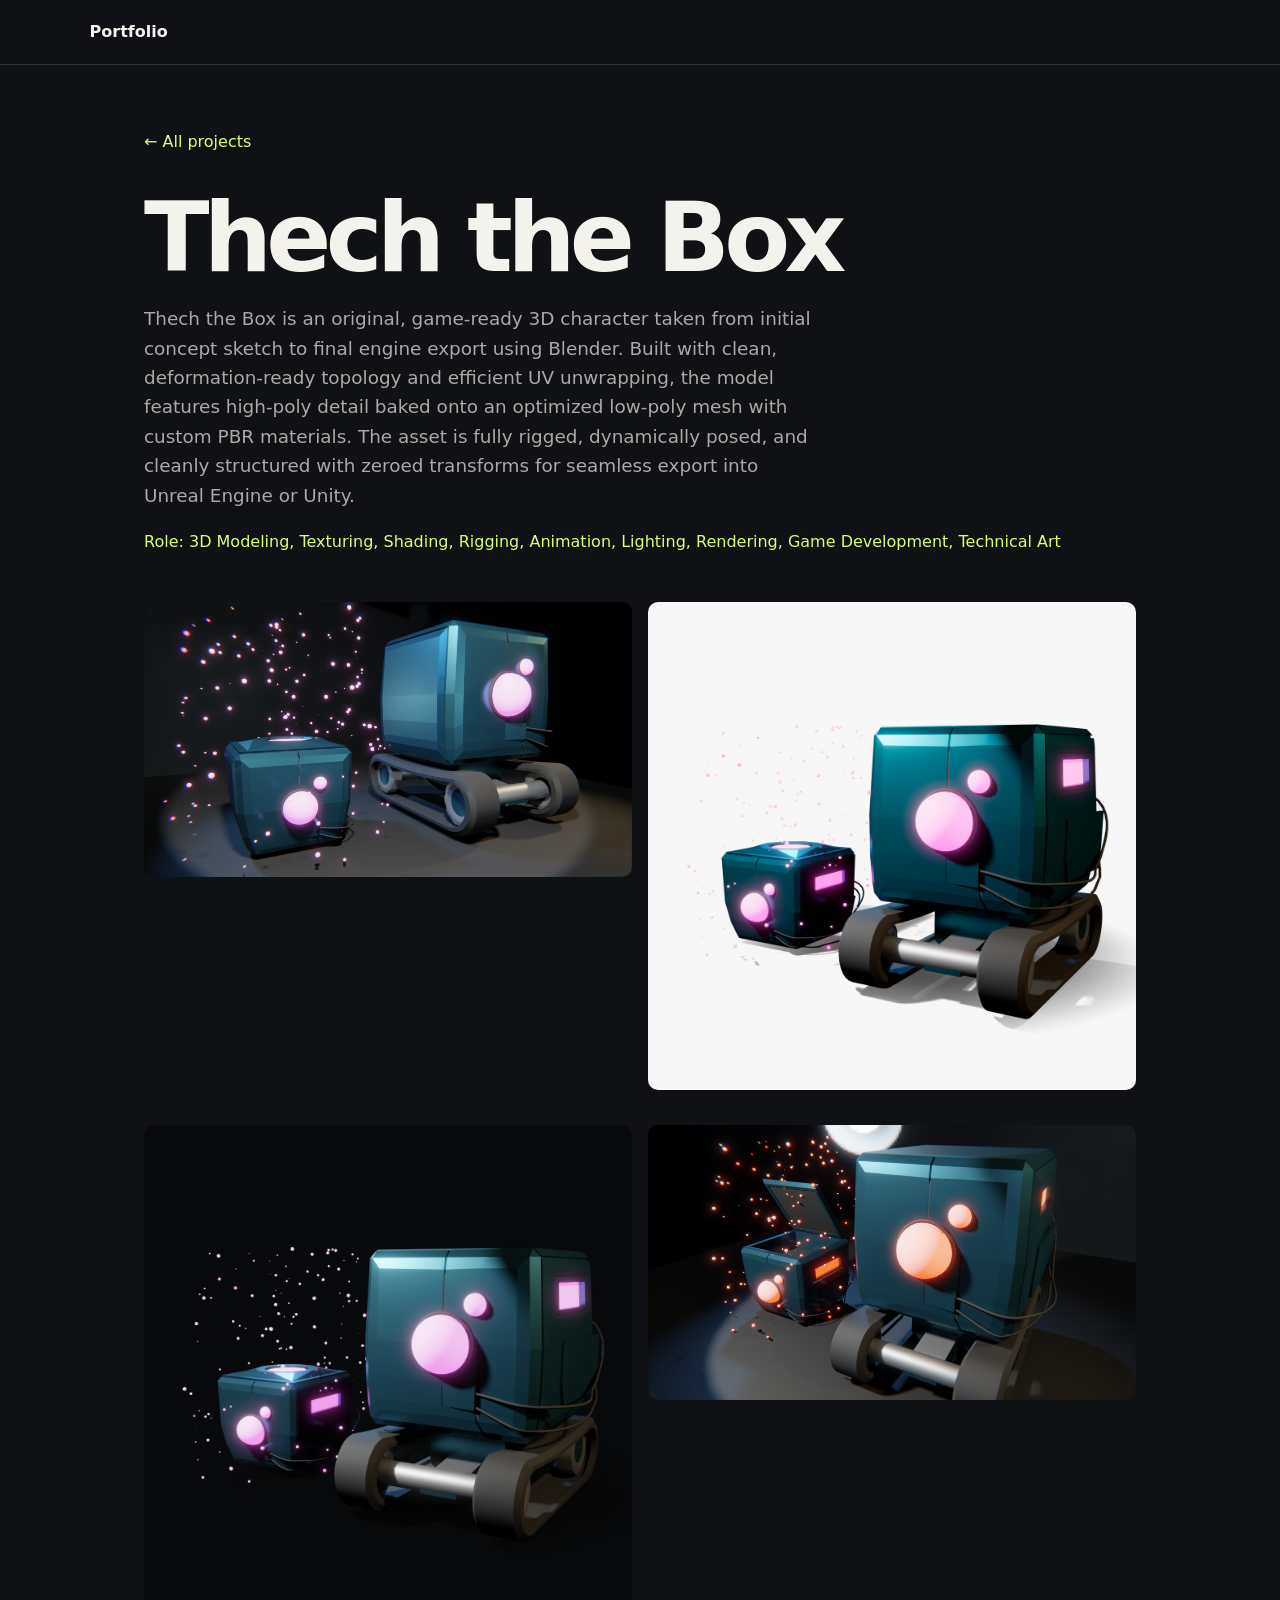
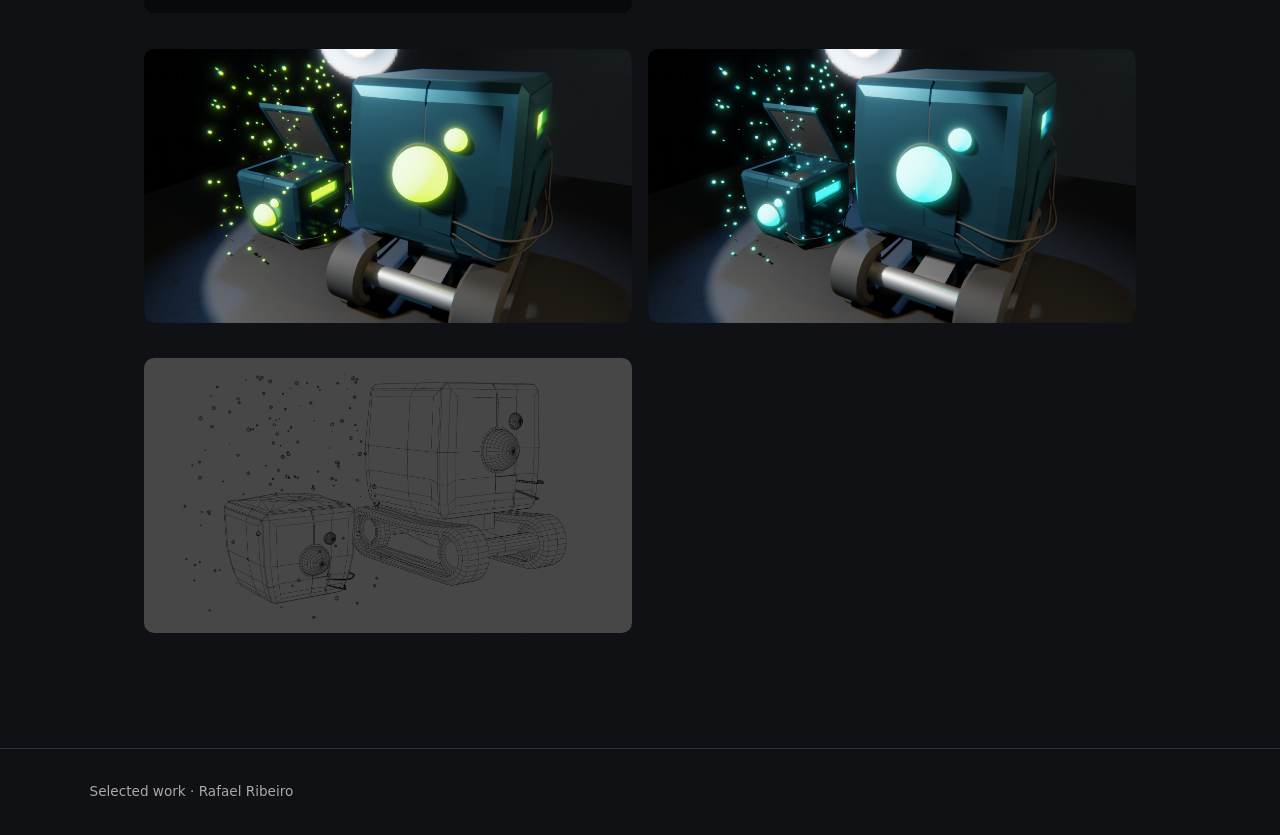
<file: projects/thech-the-box/index.html>
<!doctype html>
<html lang="en"><head><meta charset="utf-8"><meta name="viewport" content="width=device-width, initial-scale=1">
<title>Thech the Box · Portfolio</title><link rel="stylesheet" href="../../styles.css"></head>
<body><header class="site-header"><a href="../../index.html">Portfolio</a></header>
<main class="project"><a class="back" href="../../index.html">← All projects</a><h1>Thech the Box</h1>
<p class="summary">Thech the Box is an original, game-ready 3D character taken from initial concept sketch to final engine export using Blender. Built with clean, deformation-ready topology and efficient UV unwrapping, the model features high-poly detail baked onto an optimized low-poly mesh with custom PBR materials. The asset is fully rigged, dynamically posed, and cleanly structured with zeroed transforms for seamless export into Unreal Engine or Unity.</p><p class="meta">Role: 3D Modeling, Texturing, Shading, Rigging, Animation, Lighting, Rendering, Game Development, Technical Art</p><section class="gallery" aria-label="Selected project media"><figure><img src="../../projects/thech-the-box/media/01-sample01.jpg" alt="Thech the Box" loading="lazy"><figcaption></figcaption></figure>
<figure><img src="../../projects/thech-the-box/media/02-1200x1200.jpg" alt="Thech the Box" loading="lazy"><figcaption></figcaption></figure>
<figure><img src="../../projects/thech-the-box/media/03-1200x1200.png" alt="Thech the Box" loading="lazy"><figcaption></figcaption></figure>
<figure><img src="../../projects/thech-the-box/media/04-sample07.jpg" alt="Thech the Box" loading="lazy"><figcaption></figcaption></figure>
<figure><img src="../../projects/thech-the-box/media/05-sample08.jpg" alt="Thech the Box" loading="lazy"><figcaption></figcaption></figure>
<figure><img src="../../projects/thech-the-box/media/06-sample10.jpg" alt="Thech the Box" loading="lazy"><figcaption></figcaption></figure>
<figure><img src="../../projects/thech-the-box/media/07-wire.jpg" alt="Thech the Box" loading="lazy"><figcaption></figcaption></figure></section></main>
<footer>Selected work · Rafael Ribeiro</footer></body></html>
</file>
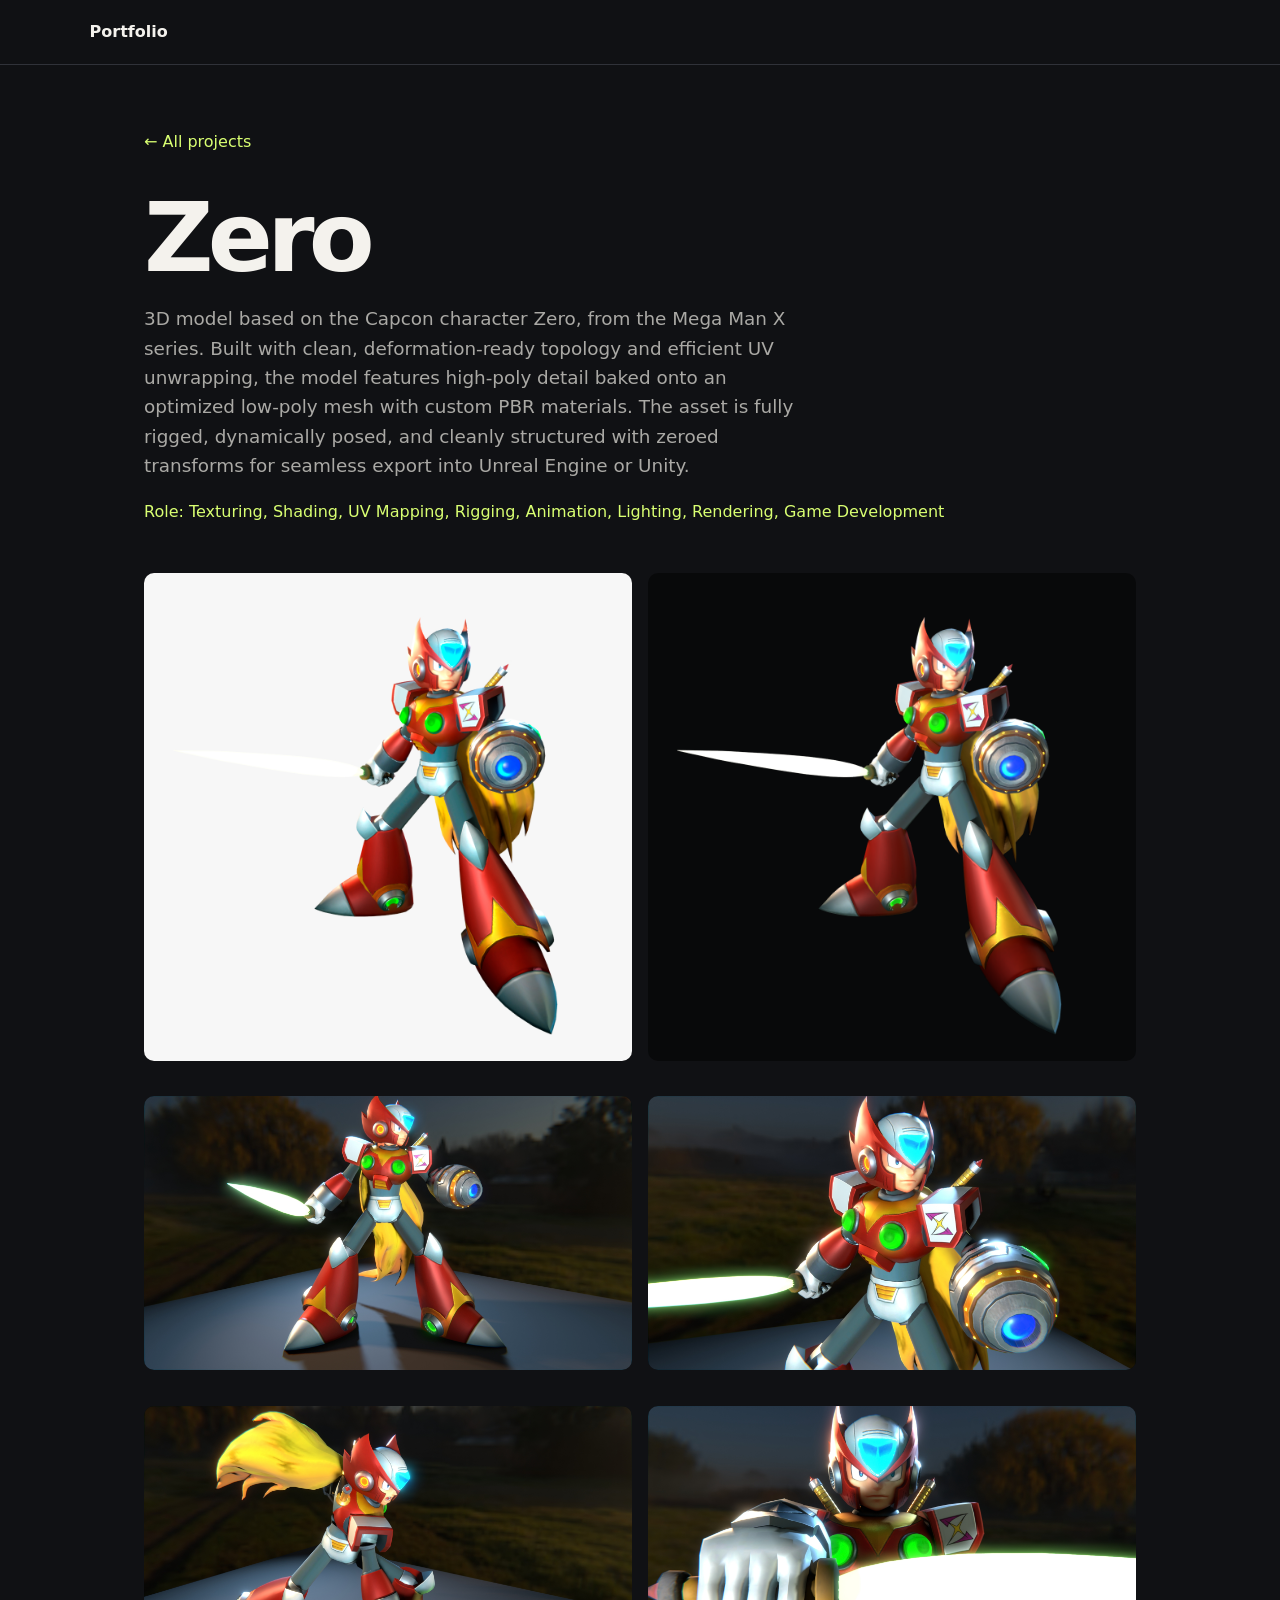
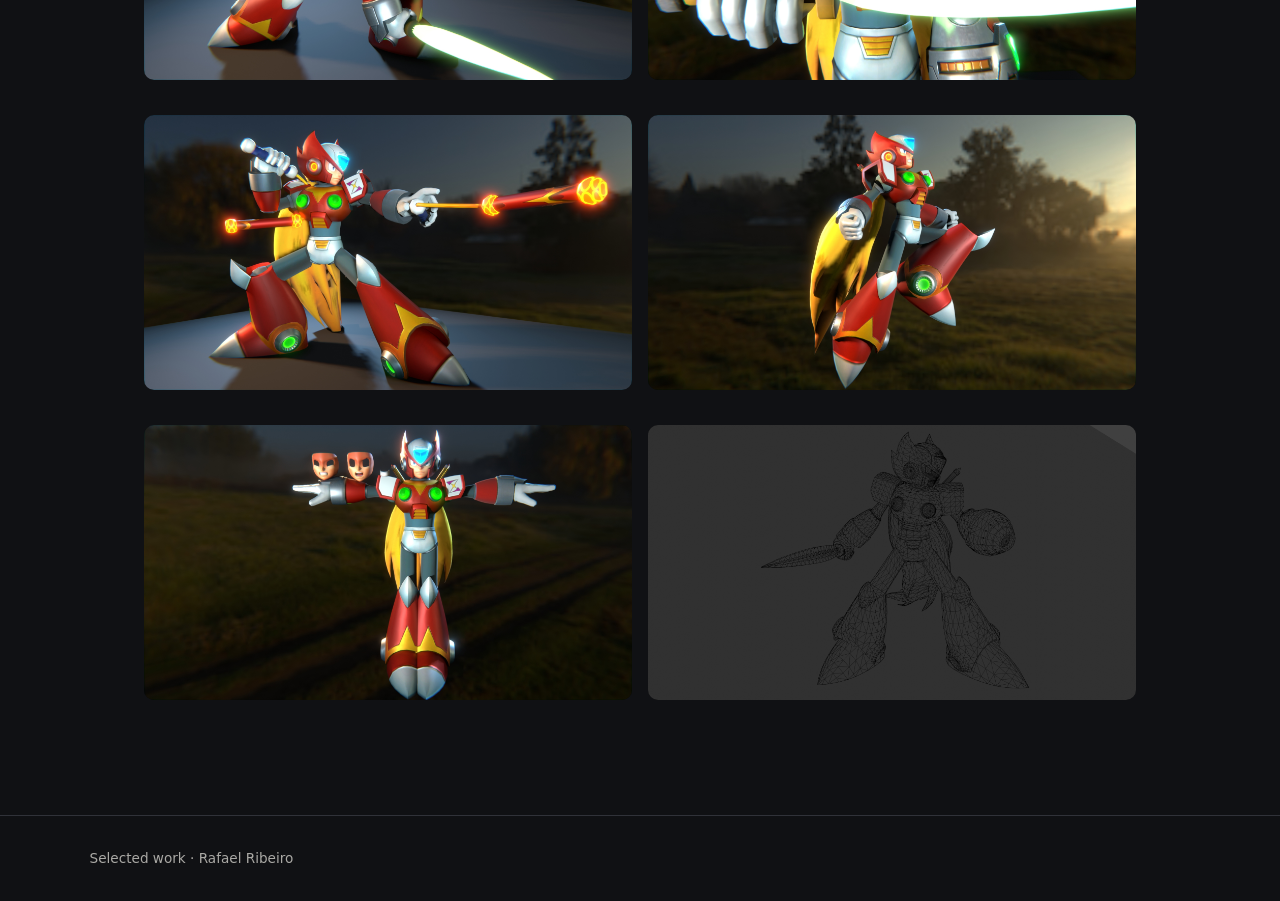
<file: projects/zero/index.html>
<!doctype html>
<html lang="en"><head><meta charset="utf-8"><meta name="viewport" content="width=device-width, initial-scale=1">
<title>Zero · Portfolio</title><link rel="stylesheet" href="../../styles.css"></head>
<body><header class="site-header"><a href="../../index.html">Portfolio</a></header>
<main class="project"><a class="back" href="../../index.html">← All projects</a><h1>Zero</h1>
<p class="summary">3D model based on the Capcon character Zero, from the Mega Man X series. Built with clean, deformation-ready topology and efficient UV unwrapping, the model features high-poly detail baked onto an optimized low-poly mesh with custom PBR materials. The asset is fully rigged, dynamically posed, and cleanly structured with zeroed transforms for seamless export into Unreal Engine or Unity.</p><p class="meta">Role: Texturing, Shading, UV Mapping, Rigging, Animation, Lighting, Rendering, Game Development</p><section class="gallery" aria-label="Selected project media"><figure><img src="../../projects/zero/media/01-1200x1200.jpg" alt="Zero" loading="lazy"><figcaption></figcaption></figure>
<figure><img src="../../projects/zero/media/02-1200x1200.png" alt="Zero" loading="lazy"><figcaption></figcaption></figure>
<figure><img src="../../projects/zero/media/03-sample01.jpg" alt="Zero" loading="lazy"><figcaption></figcaption></figure>
<figure><img src="../../projects/zero/media/04-sample02.jpg" alt="Zero" loading="lazy"><figcaption></figcaption></figure>
<figure><img src="../../projects/zero/media/05-sample03.jpg" alt="Zero" loading="lazy"><figcaption></figcaption></figure>
<figure><img src="../../projects/zero/media/06-sample04.jpg" alt="Zero" loading="lazy"><figcaption></figcaption></figure>
<figure><img src="../../projects/zero/media/07-sample05.jpg" alt="Zero" loading="lazy"><figcaption></figcaption></figure>
<figure><img src="../../projects/zero/media/08-sample06.jpg" alt="Zero" loading="lazy"><figcaption></figcaption></figure>
<figure><img src="../../projects/zero/media/09-sample07.jpg" alt="Zero" loading="lazy"><figcaption></figcaption></figure>
<figure><img src="../../projects/zero/media/10-wire.jpg" alt="Zero" loading="lazy"><figcaption></figcaption></figure></section></main>
<footer>Selected work · Rafael Ribeiro</footer></body></html>
</file>
<file: styles.css>
:root{color-scheme:dark;--bg:#101114;--panel:#191b20;--text:#f4f2ed;--muted:#aaa9a5;--accent:#d9ff72;--line:#303239}*{box-sizing:border-box}body{margin:0;background:var(--bg);color:var(--text);font:16px/1.6 system-ui,-apple-system,"Segoe UI",sans-serif}a{color:inherit;text-decoration:none}.hero{padding:clamp(4rem,12vw,10rem) max(7vw,24px) 4rem;border-bottom:1px solid var(--line)}.eyebrow{font-size:.72rem;letter-spacing:.16em;color:var(--accent);font-weight:700}.hero h1{font:600 clamp(3.2rem,9vw,7.5rem)/.98 system-ui,sans-serif;letter-spacing:-.065em;margin:1rem 0}.hero h1 span{color:var(--accent)}.hero>p,.summary{color:var(--muted);font-size:1.15rem;max-width:42rem}.grid{display:grid;grid-template-columns:repeat(auto-fit,minmax(min(100%,320px),1fr));gap:1.25rem;padding:clamp(24px,6vw,80px) max(7vw,24px)}.card{background:var(--panel);border:1px solid var(--line);border-radius:14px;overflow:hidden;transition:transform .2s,border-color .2s}.card:hover,.card:focus-visible{transform:translateY(-4px);border-color:var(--accent)}.card img,.card-art{width:100%;height:240px;object-fit:cover;background:linear-gradient(135deg,#35373d,#212329 48%,#414738)}.card-copy{padding:1.2rem 1.35rem 1.5rem}.card h2{font:600 1.4rem system-ui,sans-serif;margin:0 0 .45rem}.card p,.muted{color:var(--muted);margin:0}.empty{margin:clamp(24px,8vw,100px) max(7vw,24px);min-height:34vh;display:grid;align-content:center;border:1px solid var(--line);border-radius:18px;padding:clamp(2rem,7vw,6rem);background:radial-gradient(ellipse at 80% 20%,#252a24,transparent 55%),var(--panel)}.empty h2{font:600 clamp(2rem,5vw,4rem) system-ui,sans-serif;letter-spacing:-.04em;margin:.7rem 0}.empty p{color:var(--muted);margin:0}.project{max-width:1040px;padding:2rem 24px 6rem;margin:auto}.site-header{padding:1.2rem max(7vw,24px);border-bottom:1px solid var(--line);font-weight:700}.back{display:inline-block;color:var(--accent);margin:2rem 0}.project h1{font:600 clamp(2.8rem,8vw,6rem)/1 system-ui,sans-serif;letter-spacing:-.06em;margin:.2rem 0 1rem}.meta{color:var(--accent)}.gallery{display:grid;grid-template-columns:repeat(auto-fit,minmax(min(100%,360px),1fr));gap:1rem;margin-top:3rem}.gallery figure{margin:0}.gallery img,.gallery video{display:block;width:100%;max-height:70vh;object-fit:contain;background:#08090a;border-radius:10px}.gallery figcaption{color:var(--muted);padding:.6rem 0}footer{padding:2rem max(7vw,24px);border-top:1px solid var(--line);color:var(--muted);font-size:.85rem}@media(prefers-reduced-motion:reduce){*{scroll-behavior:auto!important;transition:none!important}}:focus-visible{outline:2px solid var(--accent);outline-offset:4px}
</file>
